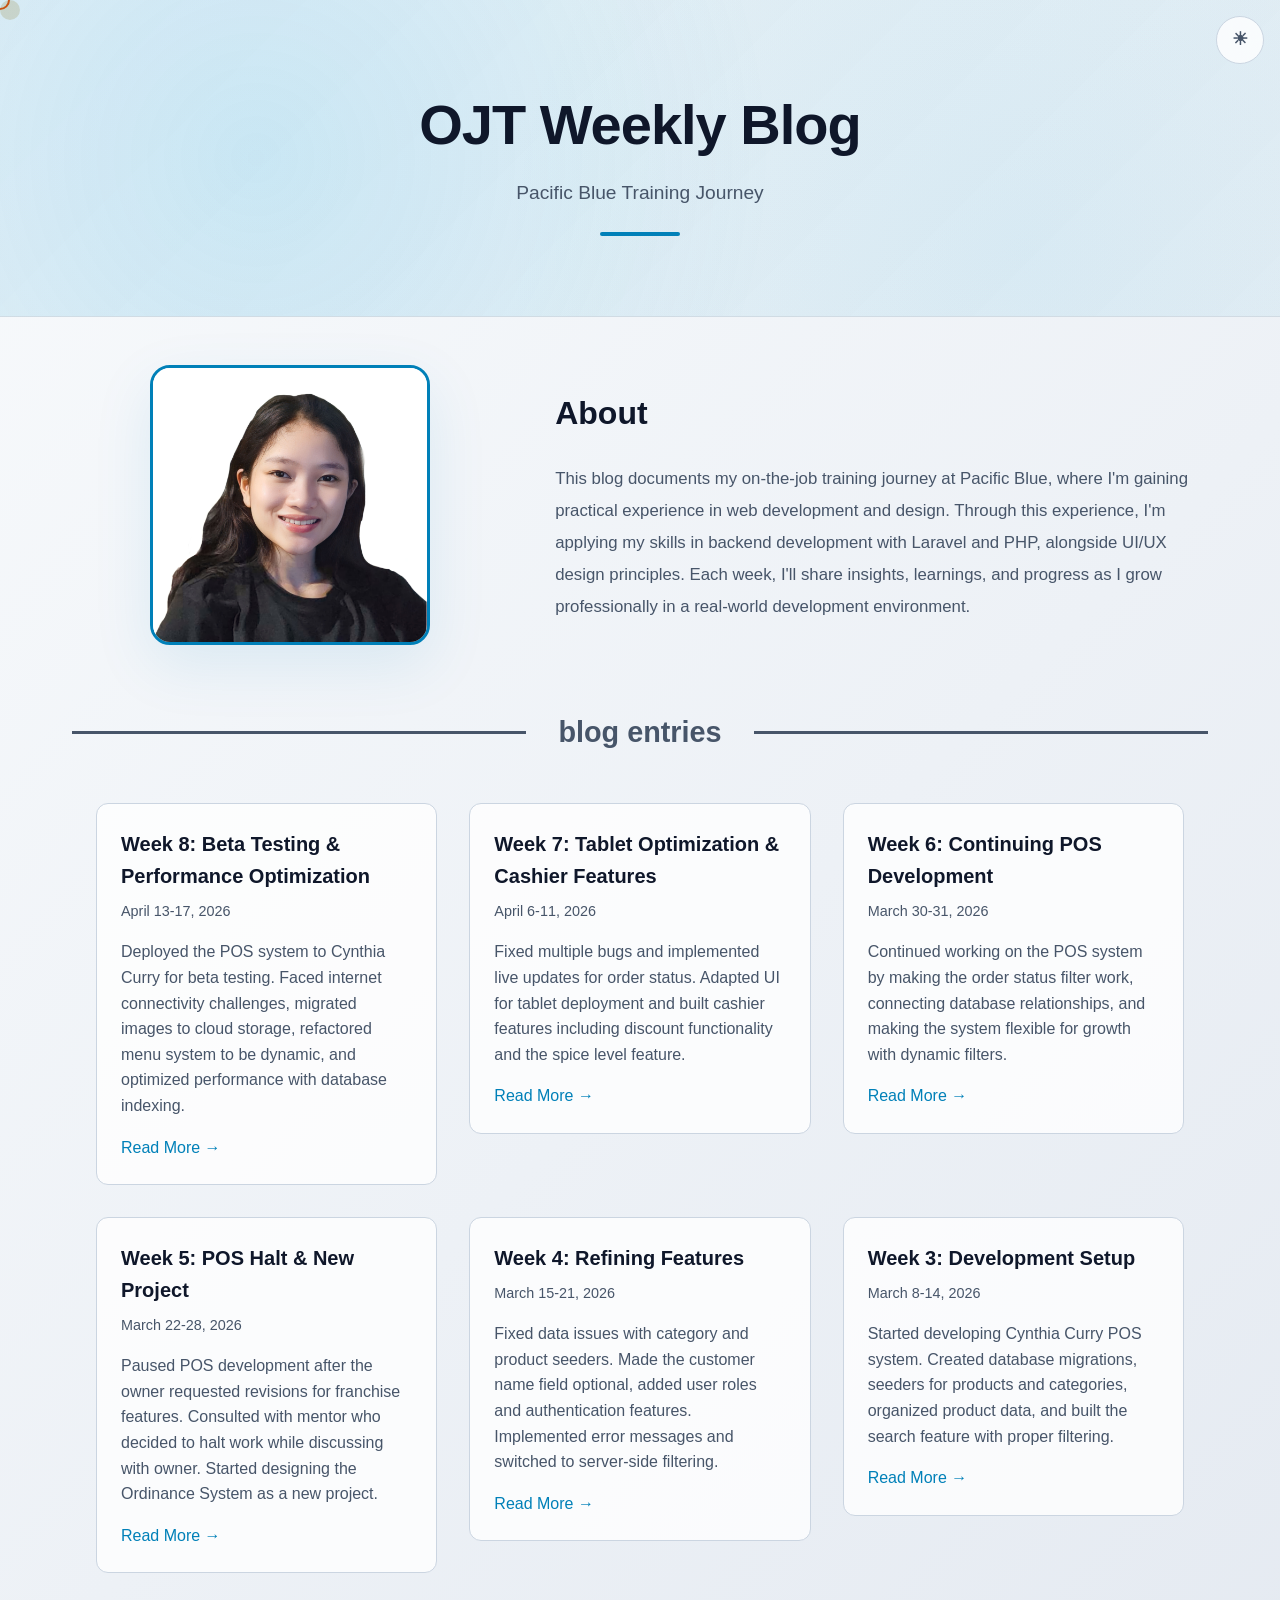
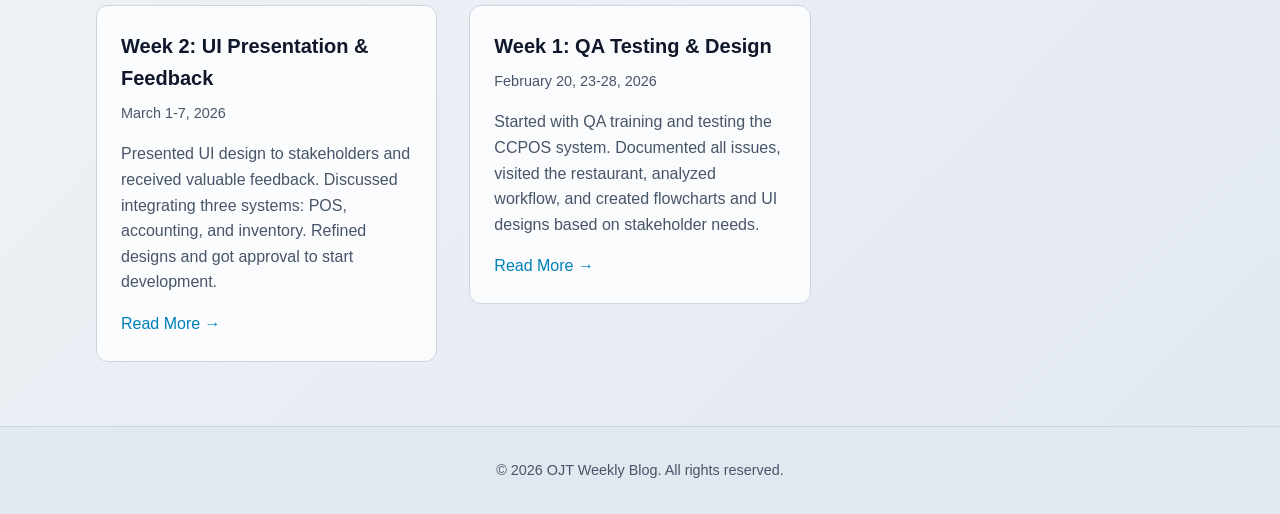
<file: index.html>
<!DOCTYPE html>
<html lang="en">
<head>
    <meta charset="UTF-8">
    <meta name="viewport" content="width=device-width, initial-scale=1.0">
    <title>OJT Weekly Blog</title>
    <link rel="stylesheet" href="css/style.css">
</head>
<body>
    <div class="cursor"></div>
    <div class="cursor-follower"></div>

    <!-- Header -->
    <header class="header">
        <div class="header-content">
            <h1 class="header-title">OJT Weekly Blog</h1>
            <p class="header-subtitle">Pacific Blue Training Journey</p>
            <div class="header-decoration"></div>
        </div>
    </header>

    <!-- Introduction Section -->
    <section class="introduction">
        <div class="intro-container">
            <div class="intro-image">
                <img src="images/black.jpg" alt="Profile" class="profile-image">
            </div>
            <div class="intro-content">
                <h2 class="intro-title">About</h2>
                <p class="intro-text">
                    This blog documents my on-the-job training journey at Pacific Blue, where I'm gaining practical experience in web development and design. Through this experience, I'm applying my skills in backend development with Laravel and PHP, alongside UI/UX design principles. Each week, I'll share insights, learnings, and progress as I grow professionally in a real-world development environment.
                </p>
            </div>
        </div>
    </section>

    <!-- Main Content -->
    <div class="section-divider blog-divider">
        <h2 class="section-label">Blog Entries</h2>
    </div>
    <main class="blog-container">
        <section class="blog-section">
            <div class="blog-grid">
                <!-- Week 8 -->
                <article class="blog-post">
                    <div class="post-header">
                        <h2 class="post-title">Week 8: Beta Testing & Performance Optimization</h2>
                        <p class="post-date">April 13-17, 2026</p>
                    </div>
                    <div class="post-content">
                        <p>Deployed the POS system to Cynthia Curry for beta testing. Faced internet connectivity challenges, migrated images to cloud storage, refactored menu system to be dynamic, and optimized performance with database indexing.</p>
                    </div>
                    <a href="week8.html" class="read-more">Read More →</a>
                </article>

                <!-- Week 7 -->
                <article class="blog-post">
                    <div class="post-header">
                        <h2 class="post-title">Week 7: Tablet Optimization & Cashier Features</h2>
                        <p class="post-date">April 6-11, 2026</p>
                    </div>
                    <div class="post-content">
                        <p>Fixed multiple bugs and implemented live updates for order status. Adapted UI for tablet deployment and built cashier features including discount functionality and the spice level feature.</p>
                    </div>
                    <a href="week7.html" class="read-more">Read More →</a>
                </article>

                <!-- Week 6 -->
                <article class="blog-post">
                    <div class="post-header">
                        <h2 class="post-title">Week 6: Continuing POS Development</h2>
                        <p class="post-date">March 30-31, 2026</p>
                    </div>
                    <div class="post-content">
                        <p>Continued working on the POS system by making the order status filter work, connecting database relationships, and making the system flexible for growth with dynamic filters.</p>
                    </div>
                    <a href="week6.html" class="read-more">Read More →</a>
                </article>

                <!-- Week 5 -->
                <article class="blog-post">
                    <div class="post-header">
                        <h2 class="post-title">Week 5: POS Halt & New Project</h2>
                        <p class="post-date">March 22-28, 2026</p>
                    </div>
                    <div class="post-content">
                        <p>Paused POS development after the owner requested revisions for franchise features. Consulted with mentor who decided to halt work while discussing with owner. Started designing the Ordinance System as a new project.</p>
                    </div>
                    <a href="week5.html" class="read-more">Read More →</a>
                </article>

                <!-- Week 4 -->
                <article class="blog-post">
                    <div class="post-header">
                        <h2 class="post-title">Week 4: Refining Features</h2>
                        <p class="post-date">March 15-21, 2026</p>
                    </div>
                    <div class="post-content">
                        <p>Fixed data issues with category and product seeders. Made the customer name field optional, added user roles and authentication features. Implemented error messages and switched to server-side filtering.</p>
                    </div>
                    <a href="week4.html" class="read-more">Read More →</a>
                </article>

                <!-- Week 3 -->
                <article class="blog-post">
                    <div class="post-header">
                        <h2 class="post-title">Week 3: Development Setup</h2>
                        <p class="post-date">March 8-14, 2026</p>
                    </div>
                    <div class="post-content">
                        <p>Started developing Cynthia Curry POS system. Created database migrations, seeders for products and categories, organized product data, and built the search feature with proper filtering.</p>
                    </div>
                    <a href="week3.html" class="read-more">Read More →</a>
                </article>

                <!-- Week 2 -->
                <article class="blog-post">
                    <div class="post-header">
                        <h2 class="post-title">Week 2: UI Presentation & Feedback</h2>
                        <p class="post-date">March 1-7, 2026</p>
                    </div>
                    <div class="post-content">
                        <p>Presented UI design to stakeholders and received valuable feedback. Discussed integrating three systems: POS, accounting, and inventory. Refined designs and got approval to start development.</p>
                    </div>
                    <a href="week2.html" class="read-more">Read More →</a>
                </article>

                <!-- Week 1 -->
                <article class="blog-post">
                    <div class="post-header">
                        <h2 class="post-title">Week 1: QA Testing & Design</h2>
                        <p class="post-date">February 20, 23-28, 2026</p>
                    </div>
                    <div class="post-content">
                        <p>Started with QA training and testing the CCPOS system. Documented all issues, visited the restaurant, analyzed workflow, and created flowcharts and UI designs based on stakeholder needs.</p>
                    </div>
                    <a href="week1.html" class="read-more">Read More →</a>
                </article>
            </div>
        </section>
    </main>

    <!-- Footer -->
    <footer class="footer">
        <p>&copy; 2026 OJT Weekly Blog. All rights reserved.</p>
    </footer>

    <script src="js/script.js"></script>
</body>
</html>
</file>
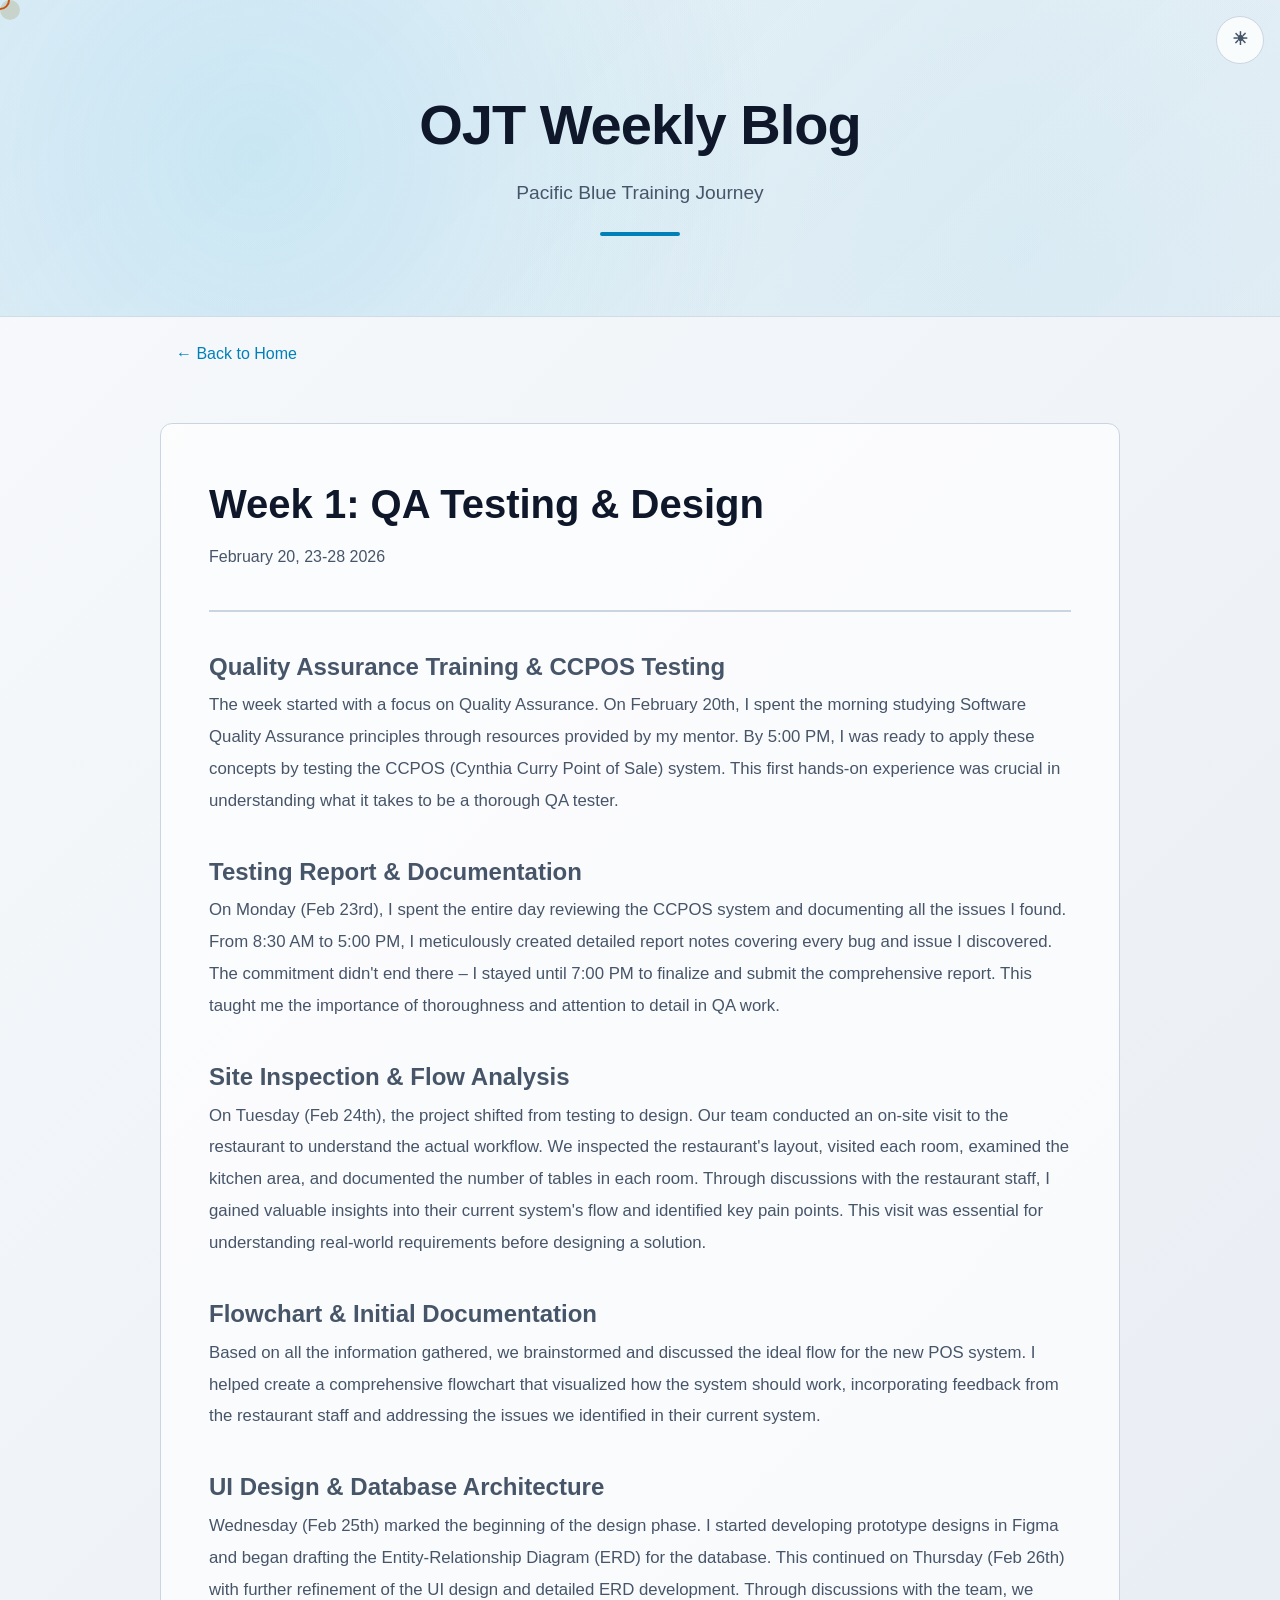
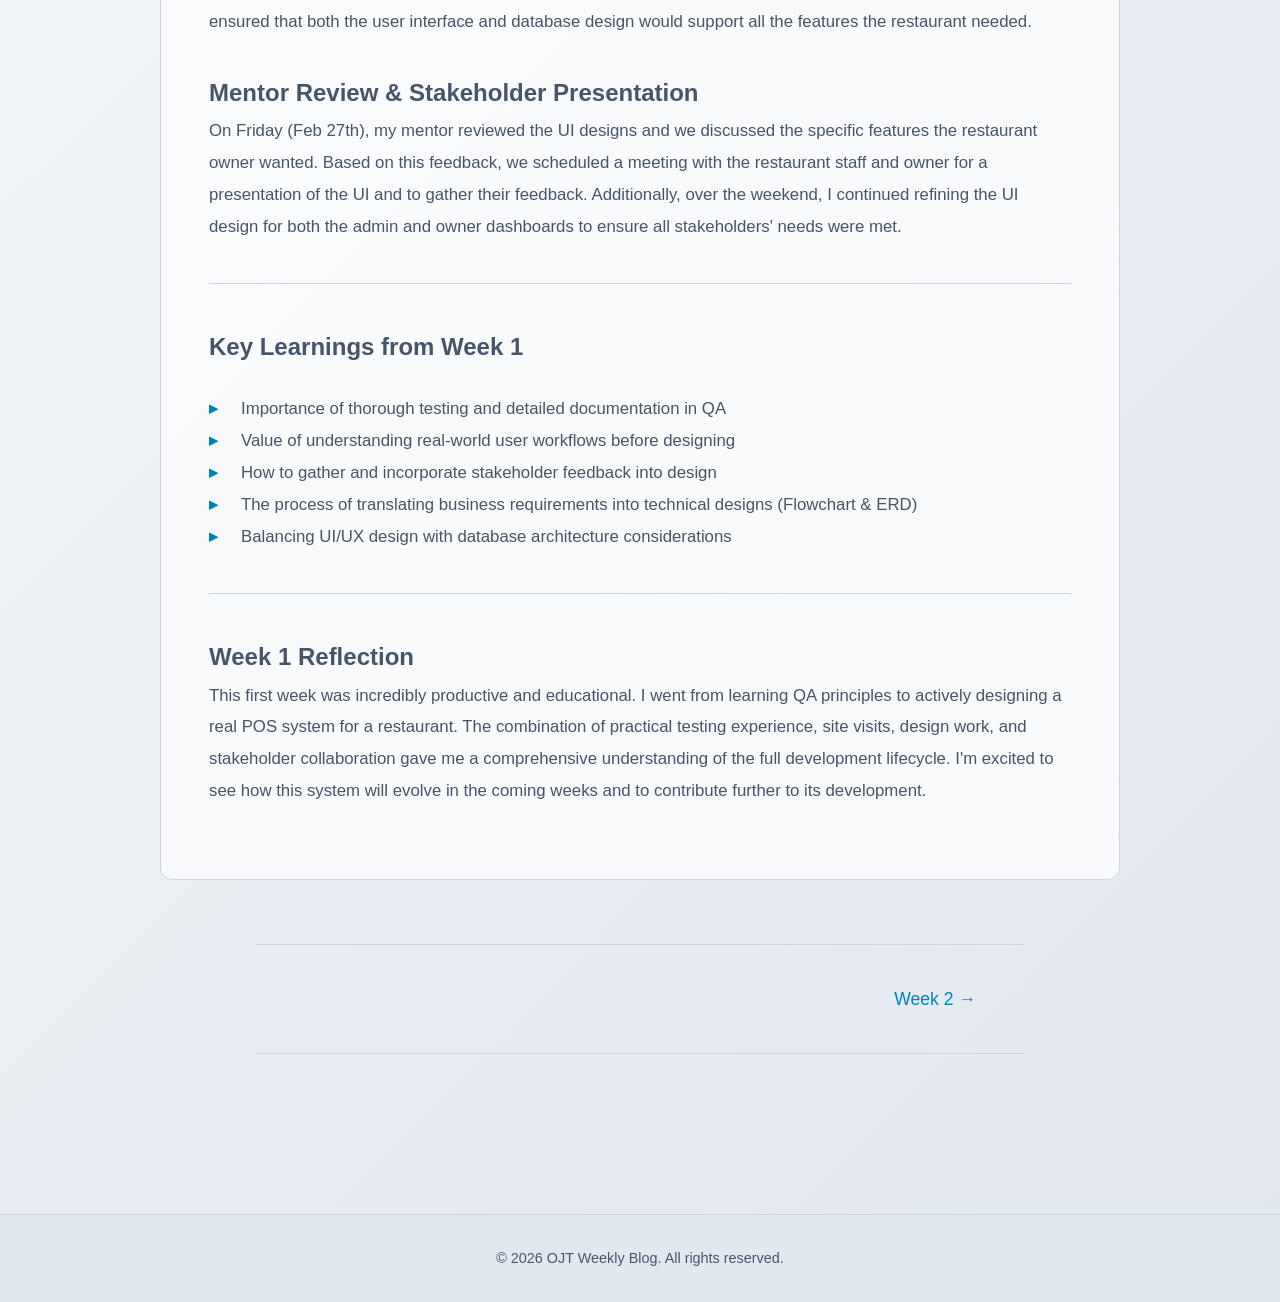
<file: week1.html>
<!DOCTYPE html>
<html lang="en">

<head>
    <meta charset="UTF-8">
    <meta name="viewport" content="width=device-width, initial-scale=1.0">
    <title>Week 1: QA Testing & Design - OJT Weekly Blog</title>
    <link rel="stylesheet" href="css/style.css">
    <link rel="stylesheet" href="css/week-post.css">
</head>

<body>
    <div class="cursor"></div>
    <div class="cursor-follower"></div>

    <!-- Header -->
    <header class="header">
        <div class="header-content">
            <h1 class="header-title">OJT Weekly Blog</h1>
            <p class="header-subtitle">Pacific Blue Training Journey</p>
            <div class="header-decoration"></div>
        </div>
    </header>

    <!-- Back Button -->
    <nav class="post-nav">
        <a href="index.html" class="back-button">← Back to Home</a>
    </nav>

    <!-- Post Content -->
    <main class="post-container">
        <article class="full-post">
            <div class="post-header">
                <h1 class="post-title">Week 1: QA Testing & Design</h1>
                <p class="post-date">February 20, 23-28 2026</p>
            </div>

            <div class="post-body">
                <h2>Quality Assurance Training & CCPOS Testing</h2>
                <p>
                    The week started with a focus on Quality Assurance. On February 20th, I spent the morning studying
                    Software Quality Assurance principles through resources provided by my mentor. By 5:00 PM, I was
                    ready to apply these concepts by testing the CCPOS (Cynthia Curry Point of Sale) system. This first
                    hands-on experience was crucial in understanding what it takes to be a thorough QA tester.
                </p>

                <h2>Testing Report & Documentation</h2>
                <p>
                    On Monday (Feb 23rd), I spent the entire day reviewing the CCPOS system and documenting all the
                    issues I found. From 8:30 AM to 5:00 PM, I meticulously created detailed report notes covering every
                    bug and issue I discovered. The commitment didn't end there – I stayed until 7:00 PM to finalize and
                    submit the comprehensive report. This taught me the importance of thoroughness and attention to
                    detail in QA work.
                </p>

                <h2>Site Inspection & Flow Analysis</h2>
                <p>
                    On Tuesday (Feb 24th), the project shifted from testing to design. Our team conducted an on-site
                    visit to the restaurant to understand the actual workflow. We inspected the restaurant's layout,
                    visited each room, examined the kitchen area, and documented the number of tables in each room.
                    Through discussions with the restaurant staff, I gained valuable insights into their current
                    system's flow and identified key pain points. This visit was essential for understanding real-world
                    requirements before designing a solution.
                </p>

                <h2>Flowchart & Initial Documentation</h2>
                <p>
                    Based on all the information gathered, we brainstormed and discussed the ideal flow for the new POS
                    system. I helped create a comprehensive flowchart that visualized how the system should work,
                    incorporating feedback from the restaurant staff and addressing the issues we identified in their
                    current system.
                </p>

                <h2>UI Design & Database Architecture</h2>
                <p>
                    Wednesday (Feb 25th) marked the beginning of the design phase. I started developing prototype
                    designs in Figma and began drafting the Entity-Relationship Diagram (ERD) for the database. This
                    continued on Thursday (Feb 26th) with further refinement of the UI design and detailed ERD
                    development. Through discussions with the team, we ensured that both the user interface and database
                    design would support all the features the restaurant needed.
                </p>

                <h2>Mentor Review & Stakeholder Presentation</h2>
                <p>
                    On Friday (Feb 27th), my mentor reviewed the UI designs and we discussed the specific features the
                    restaurant owner wanted. Based on this feedback, we scheduled a meeting with the restaurant staff
                    and owner for a presentation of the UI and to gather their feedback. Additionally, over the weekend,
                    I continued refining the UI design for both the admin and owner dashboards to ensure all
                    stakeholders' needs were met.
                </p>

                <hr class="section-separator">

                <h2>Key Learnings from Week 1</h2>
                <ul>
                    <li>Importance of thorough testing and detailed documentation in QA</li>
                    <li>Value of understanding real-world user workflows before designing</li>
                    <li>How to gather and incorporate stakeholder feedback into design</li>
                    <li>The process of translating business requirements into technical designs (Flowchart & ERD)</li>
                    <li>Balancing UI/UX design with database architecture considerations</li>
                </ul>

                <hr class="section-separator">

                <h2>Week 1 Reflection</h2>
                <p>
                    This first week was incredibly productive and educational. I went from learning QA principles to
                    actively designing a real POS system for a restaurant. The combination of practical testing
                    experience, site visits, design work, and stakeholder collaboration gave me a comprehensive
                    understanding of the full development lifecycle. I'm excited to see how this system will evolve in
                    the coming weeks and to contribute further to its development.
                </p>
            </div>
        </article>

        <!-- Navigation -->
        <nav class="post-navigation">
            <div class="nav-prev"></div>
            <a href="week2.html" class="nav-next">Week 2 →</a>
        </nav>
    </main>

    <!-- Footer -->
    <footer class="footer">
        <p>&copy; 2026 OJT Weekly Blog. All rights reserved.</p>
    </footer>

    <script src="js/script.js"></script>
</body>

</html>
</file>
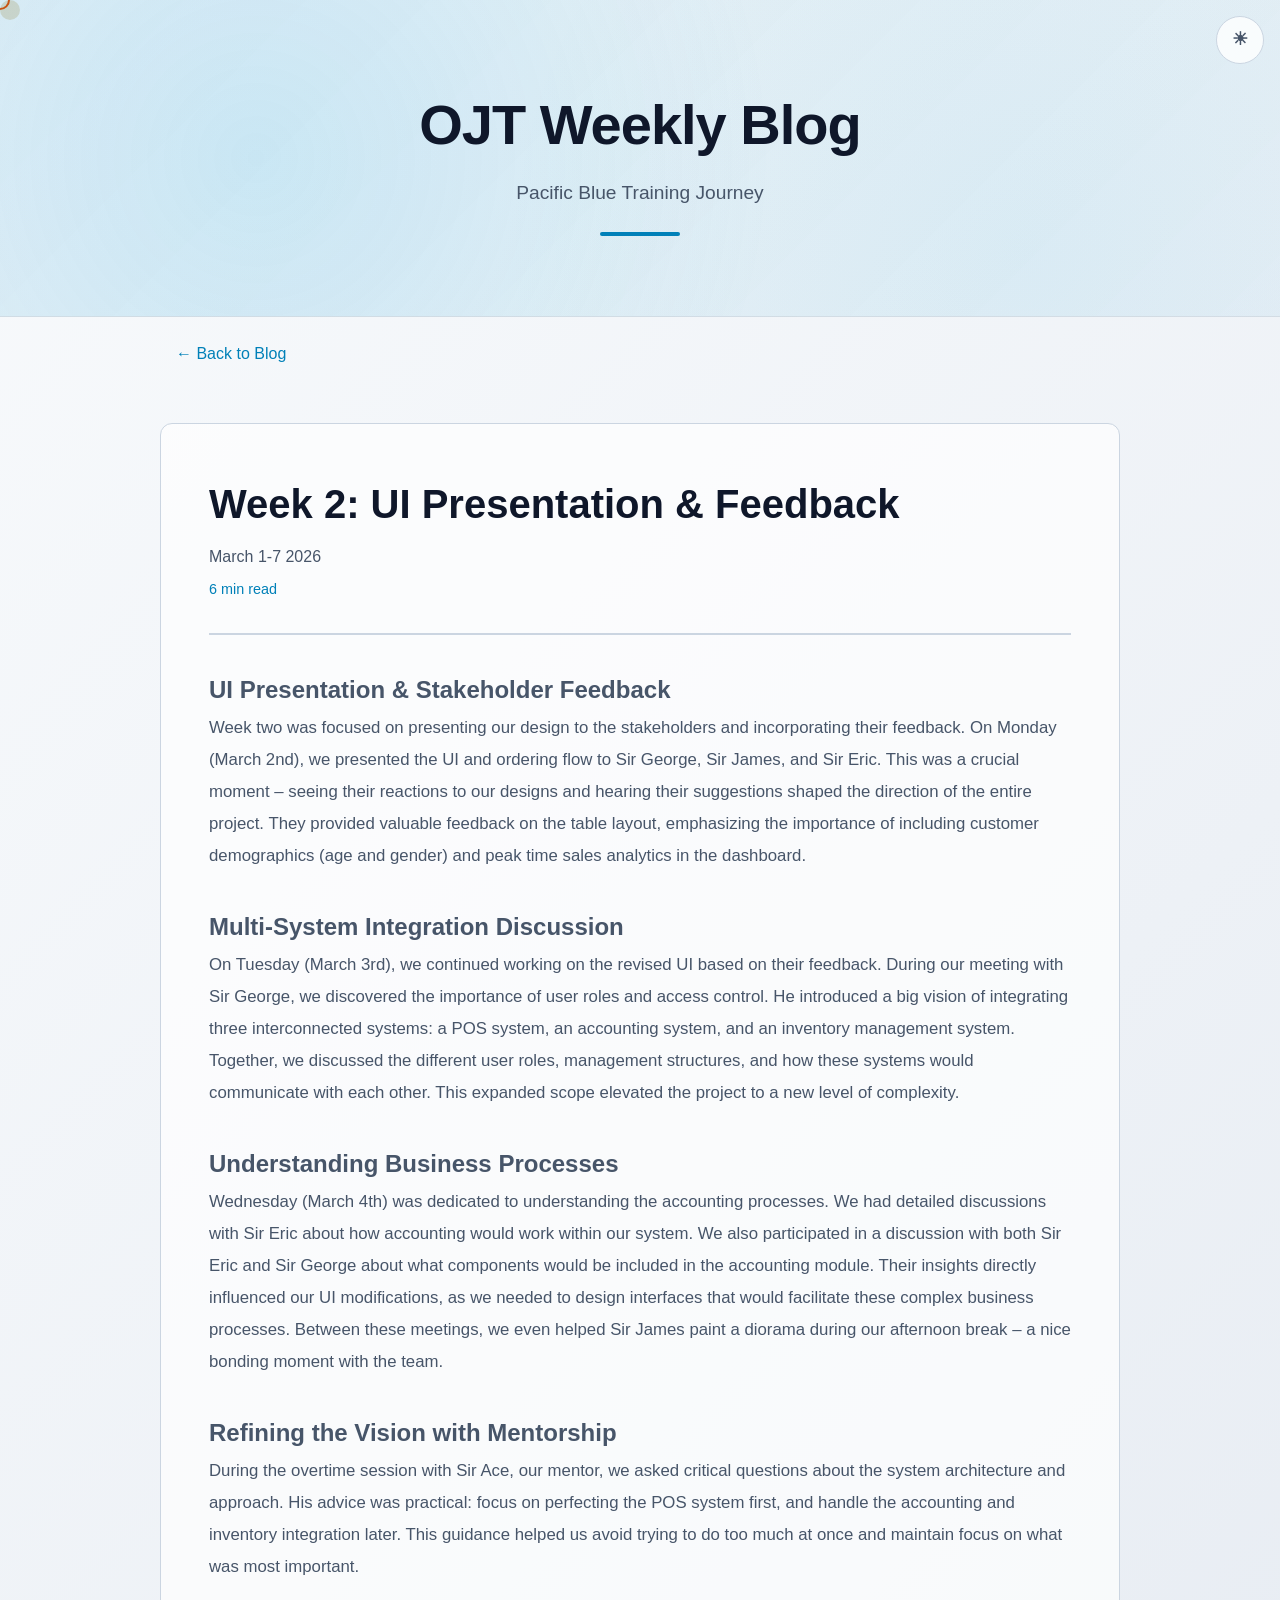
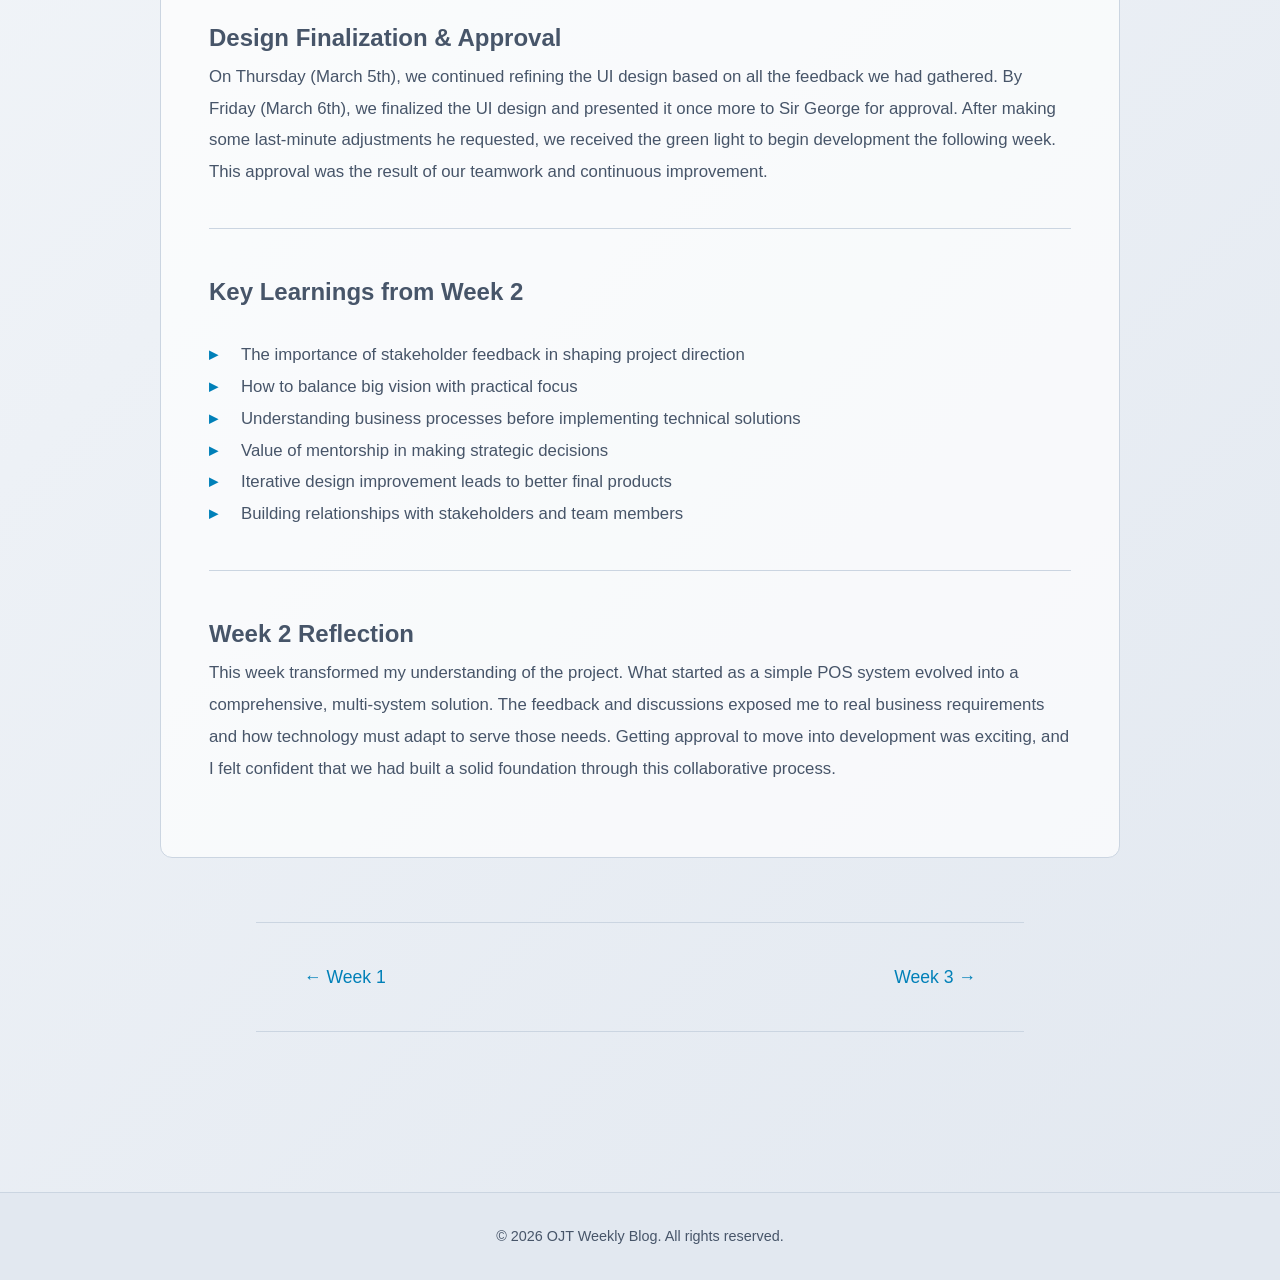
<file: week2.html>
<!DOCTYPE html>
<html lang="en">

<head>
    <meta charset="UTF-8">
    <meta name="viewport" content="width=device-width, initial-scale=1.0">
    <title>Week 2: UI Presentation & Feedback - OJT Weekly Blog</title>
    <link rel="stylesheet" href="css/style.css">
    <link rel="stylesheet" href="css/week-post.css">
</head>

<body>
    <div class="cursor"></div>
    <div class="cursor-follower"></div>

    <!-- Header -->
    <header class="header">
        <div class="header-content">
            <h1 class="header-title">OJT Weekly Blog</h1>
            <p class="header-subtitle">Pacific Blue Training Journey</p>
            <div class="header-decoration"></div>
        </div>
    </header>

    <!-- Back Button -->
    <nav class="post-nav">
        <a href="index.html" class="back-button">← Back to Blog</a>
    </nav>

    <!-- Post Content -->
    <main class="post-container">
        <article class="full-post">
            <div class="post-header">
                <h1 class="post-title">Week 2: UI Presentation & Feedback</h1>
                <p class="post-date">March 1-7 2026</p>
                <div class="post-meta">
                    <span class="read-time">6 min read</span>
                </div>
            </div>

            <div class="post-body">
                <h2>UI Presentation & Stakeholder Feedback</h2>
                <p>
                    Week two was focused on presenting our design to the stakeholders and incorporating their feedback.
                    On Monday (March 2nd), we presented the UI and ordering flow to Sir George, Sir James, and Sir Eric.
                    This was a crucial moment – seeing their reactions to our designs and hearing their suggestions
                    shaped the direction of the entire project. They provided valuable feedback on the table layout,
                    emphasizing the importance of including customer demographics (age and gender) and peak time sales
                    analytics in the dashboard.
                </p>

                <h2>Multi-System Integration Discussion</h2>
                <p>
                    On Tuesday (March 3rd), we continued working on the revised UI based on their feedback. During our
                    meeting with Sir George, we discovered the importance of user roles and access control. He
                    introduced a big vision of integrating three interconnected systems: a POS system, an accounting
                    system, and an inventory management system. Together, we discussed the different user roles,
                    management structures, and how these systems would communicate with each other. This expanded scope
                    elevated the project to a new level of complexity.
                </p>

                <h2>Understanding Business Processes</h2>
                <p>
                    Wednesday (March 4th) was dedicated to understanding the accounting processes. We had detailed
                    discussions with Sir Eric about how accounting would work within our system. We also participated in
                    a discussion with both Sir Eric and Sir George about what components would be included in the
                    accounting module. Their insights directly influenced our UI modifications, as we needed to design
                    interfaces that would facilitate these complex business processes. Between these meetings, we even
                    helped Sir James paint a diorama during our afternoon break – a nice bonding moment with the team.
                </p>

                <h2>Refining the Vision with Mentorship</h2>
                <p>
                    During the overtime session with Sir Ace, our mentor, we asked critical questions about the system
                    architecture and approach. His advice was practical: focus on perfecting the POS system first, and
                    handle the accounting and inventory integration later. This guidance helped us avoid trying to do
                    too much at once and maintain focus on what was most important.
                </p>

                <h2>Design Finalization & Approval</h2>
                <p>
                    On Thursday (March 5th), we continued refining the UI design based on all the feedback we had
                    gathered. By Friday (March 6th), we finalized the UI design and presented it once more to Sir George
                    for approval. After making some last-minute adjustments he requested, we received the green light to
                    begin development the following week. This approval was the result of our teamwork and continuous
                    improvement.
                </p>

                <hr class="section-separator">

                <h2>Key Learnings from Week 2</h2>
                <ul>
                    <li>The importance of stakeholder feedback in shaping project direction</li>
                    <li>How to balance big vision with practical focus</li>
                    <li>Understanding business processes before implementing technical solutions</li>
                    <li>Value of mentorship in making strategic decisions</li>
                    <li>Iterative design improvement leads to better final products</li>
                    <li>Building relationships with stakeholders and team members</li>
                </ul>

                <hr class="section-separator">

                <h2>Week 2 Reflection</h2>
                <p>
                    This week transformed my understanding of the project. What started as a simple POS system evolved
                    into a comprehensive, multi-system solution. The feedback and discussions exposed me to real
                    business requirements and how technology must adapt to serve those needs. Getting approval to move
                    into development was exciting, and I felt confident that we had built a solid foundation through
                    this collaborative process.
                </p>
                </p>
            </div>
        </article>

        <!-- Navigation -->
        <nav class="post-navigation">
            <a href="week1.html" class="nav-prev">← Week 1</a>
            <a href="week3.html" class="nav-next">Week 3 →</a>
        </nav>
    </main>

    <!-- Footer -->
    <footer class="footer">
        <p>&copy; 2026 OJT Weekly Blog. All rights reserved.</p>
    </footer>

    <script src="js/script.js"></script>
</body>

</html>
</file>
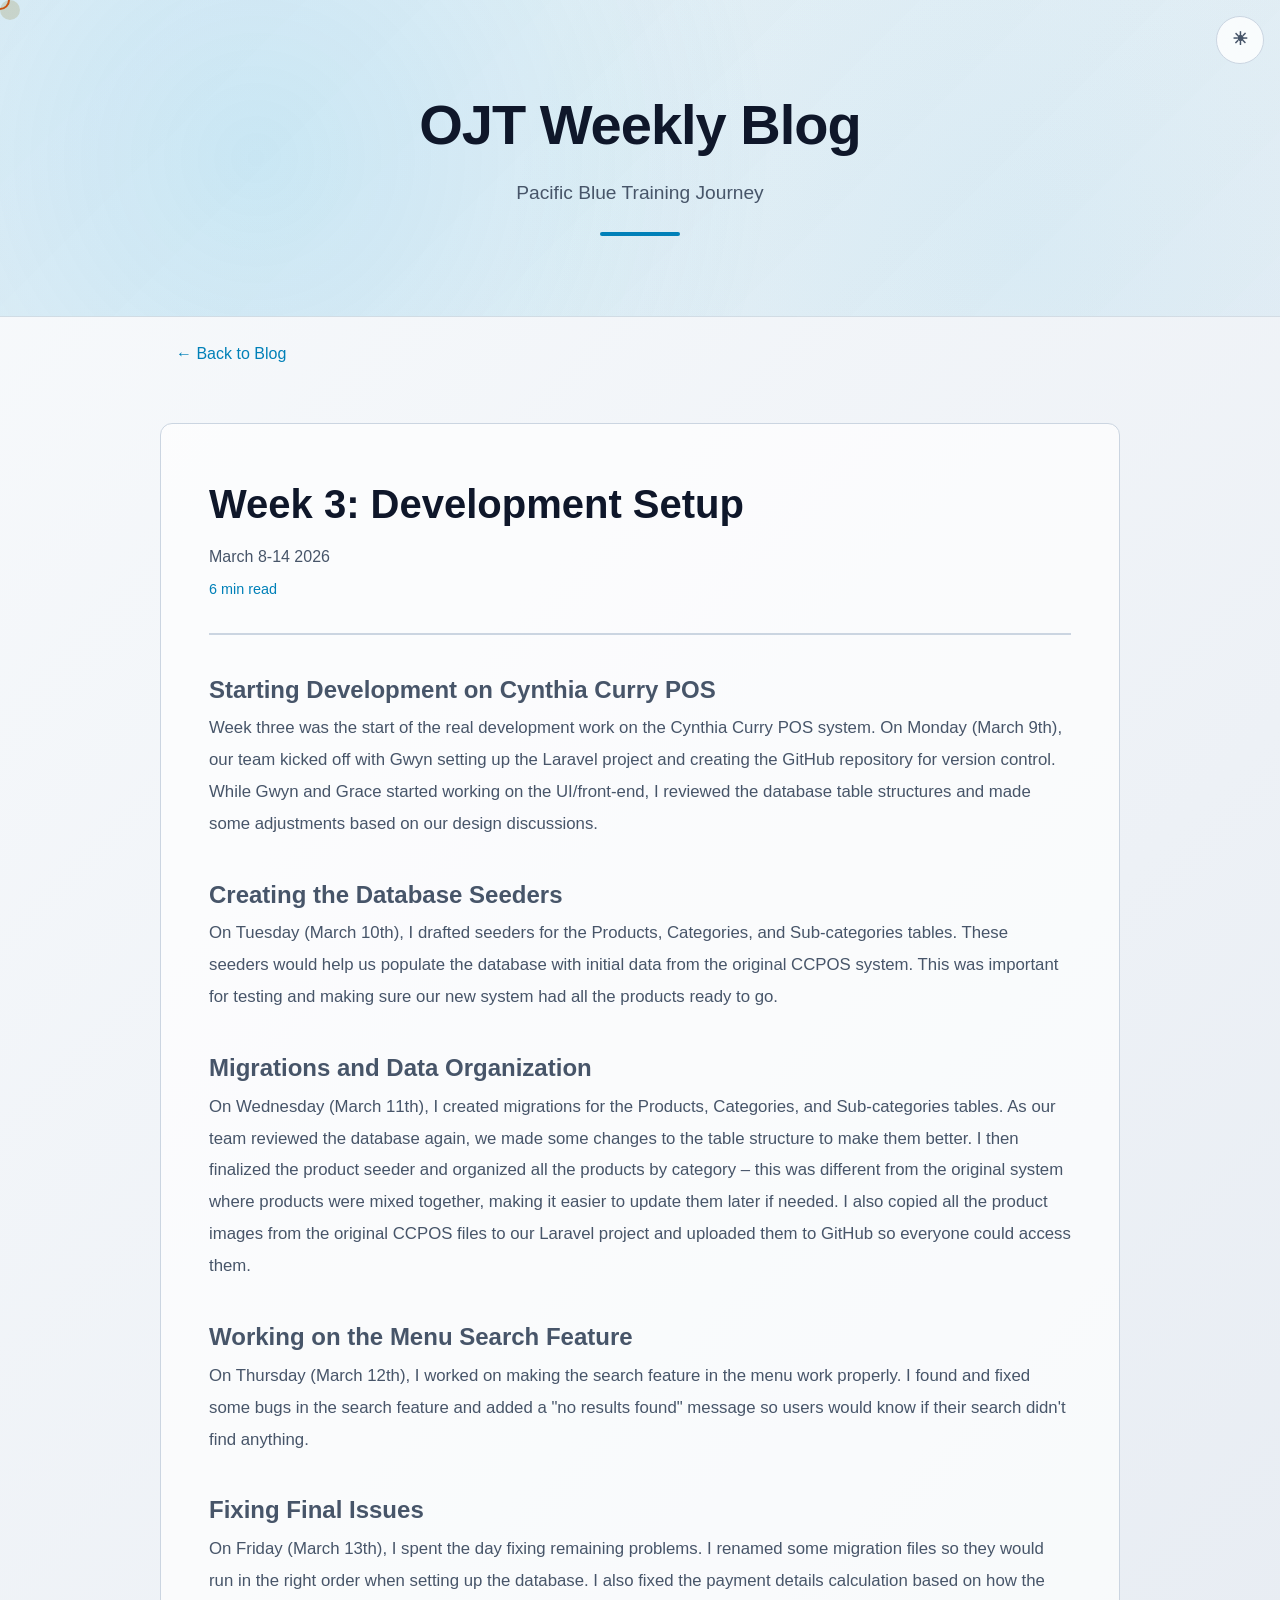
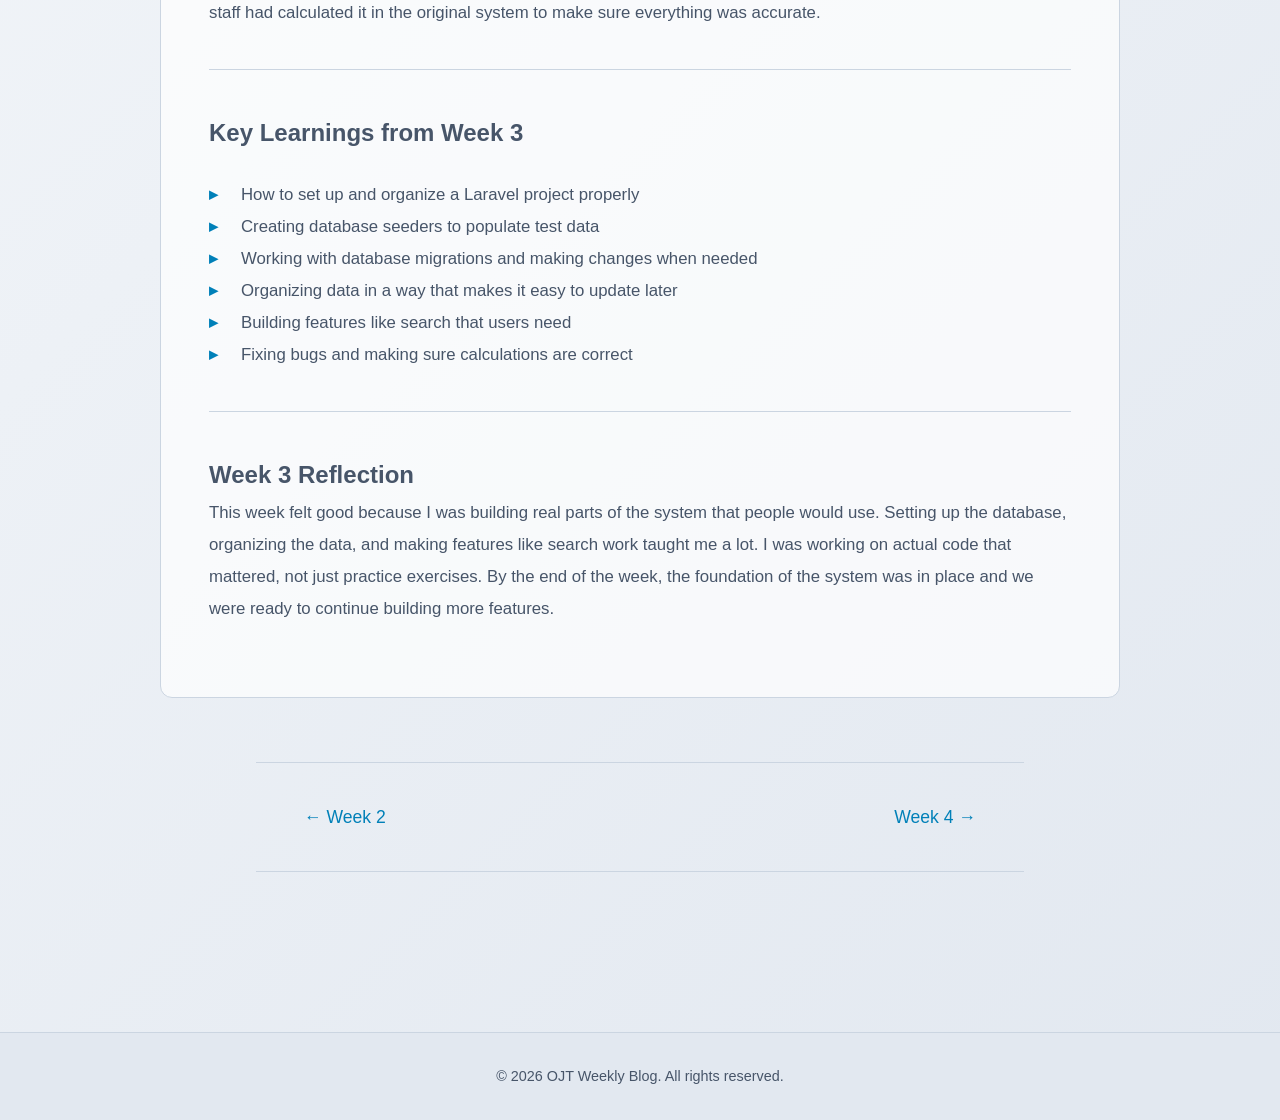
<file: week3.html>
<!DOCTYPE html>
<html lang="en">

<head>
    <meta charset="UTF-8">
    <meta name="viewport" content="width=device-width, initial-scale=1.0">
    <title>Week 3: Development Setup - OJT Weekly Blog</title>
    <link rel="stylesheet" href="css/style.css">
    <link rel="stylesheet" href="css/week-post.css">
</head>

<body>
    <div class="cursor"></div>
    <div class="cursor-follower"></div>

    <!-- Header -->
    <header class="header">
        <div class="header-content">
            <h1 class="header-title">OJT Weekly Blog</h1>
            <p class="header-subtitle">Pacific Blue Training Journey</p>
            <div class="header-decoration"></div>
        </div>
    </header>

    <!-- Back Button -->
    <nav class="post-nav">
        <a href="index.html" class="back-button">← Back to Blog</a>
    </nav>

    <!-- Post Content -->
    <main class="post-container">
        <article class="full-post">
            <div class="post-header">
                <h1 class="post-title">Week 3: Development Setup</h1>
                <p class="post-date">March 8-14 2026</p>
                <div class="post-meta">
                    <span class="read-time">6 min read</span>
                </div>
            </div>

            <div class="post-body">
                <h2>Starting Development on Cynthia Curry POS</h2>
                <p>
                    Week three was the start of the real development work on the Cynthia Curry POS system. On Monday
                    (March 9th), our team kicked off with Gwyn setting up the Laravel project and creating the GitHub
                    repository for version control. While Gwyn and Grace started working on the UI/front-end, I reviewed
                    the database table structures and made some adjustments based on our design discussions.
                </p>

                <h2>Creating the Database Seeders</h2>
                <p>
                    On Tuesday (March 10th), I drafted seeders for the Products, Categories, and Sub-categories tables.
                    These seeders would help us populate the database with initial data from the original CCPOS system.
                    This was important for testing and making sure our new system had all the products ready to go.
                </p>

                <h2>Migrations and Data Organization</h2>
                <p>
                    On Wednesday (March 11th), I created migrations for the Products, Categories, and Sub-categories
                    tables. As our team reviewed the database again, we made some changes to the table structure to make
                    them better. I then finalized the product seeder and organized all the products by category – this
                    was different from the original system where products were mixed together, making it easier to
                    update them later if needed. I also copied all the product images from the original CCPOS files to
                    our Laravel project and uploaded them to GitHub so everyone could access them.
                </p>

                <h2>Working on the Menu Search Feature</h2>
                <p>
                    On Thursday (March 12th), I worked on making the search feature in the menu work properly. I found
                    and fixed some bugs in the search feature and added a "no results found" message so users would know
                    if their search didn't find anything.
                </p>

                <h2>Fixing Final Issues</h2>
                <p>
                    On Friday (March 13th), I spent the day fixing remaining problems. I renamed some migration files so
                    they would run in the right order when setting up the database. I also fixed the payment details
                    calculation based on how the staff had calculated it in the original system to make sure everything
                    was accurate.
                </p>

                <hr class="section-separator">

                <h2>Key Learnings from Week 3</h2>
                <ul>
                    <li>How to set up and organize a Laravel project properly</li>
                    <li>Creating database seeders to populate test data</li>
                    <li>Working with database migrations and making changes when needed</li>
                    <li>Organizing data in a way that makes it easy to update later</li>
                    <li>Building features like search that users need</li>
                    <li>Fixing bugs and making sure calculations are correct</li>
                </ul>

                <hr class="section-separator">

                <h2>Week 3 Reflection</h2>
                <p>
                    This week felt good because I was building real parts of the system that people would use. Setting
                    up the database, organizing the data, and making features like search work taught me a lot. I was
                    working on actual code that mattered, not just practice exercises. By the end of the week, the
                    foundation of the system was in place and we were ready to continue building more features.
                </p>
            </div>
        </article>

        <!-- Navigation -->
        <nav class="post-navigation">
            <a href="week2.html" class="nav-prev">← Week 2</a>
            <a href="week4.html" class="nav-next">Week 4 →</a>
        </nav>
    </main>

    <!-- Footer -->
    <footer class="footer">
        <p>&copy; 2026 OJT Weekly Blog. All rights reserved.</p>
    </footer>

    <script src="js/script.js"></script>
</body>

</html>
</file>
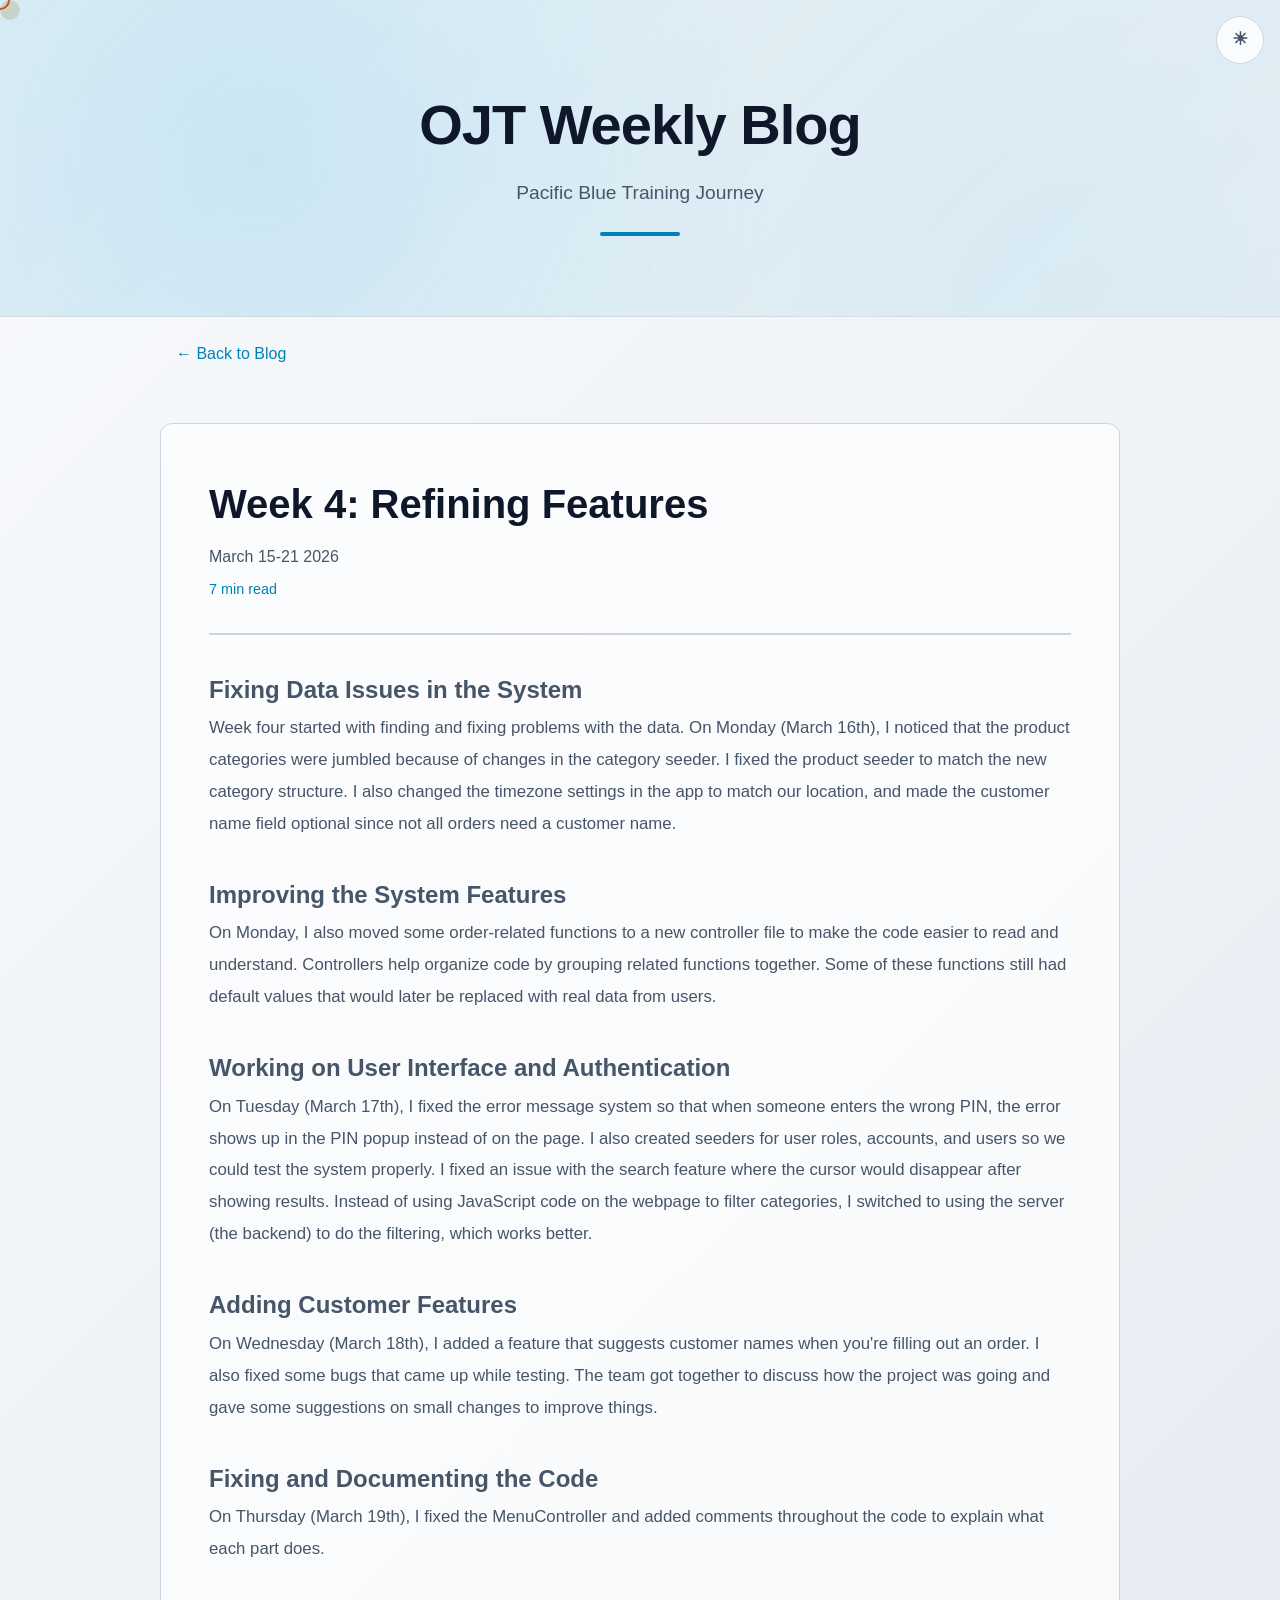
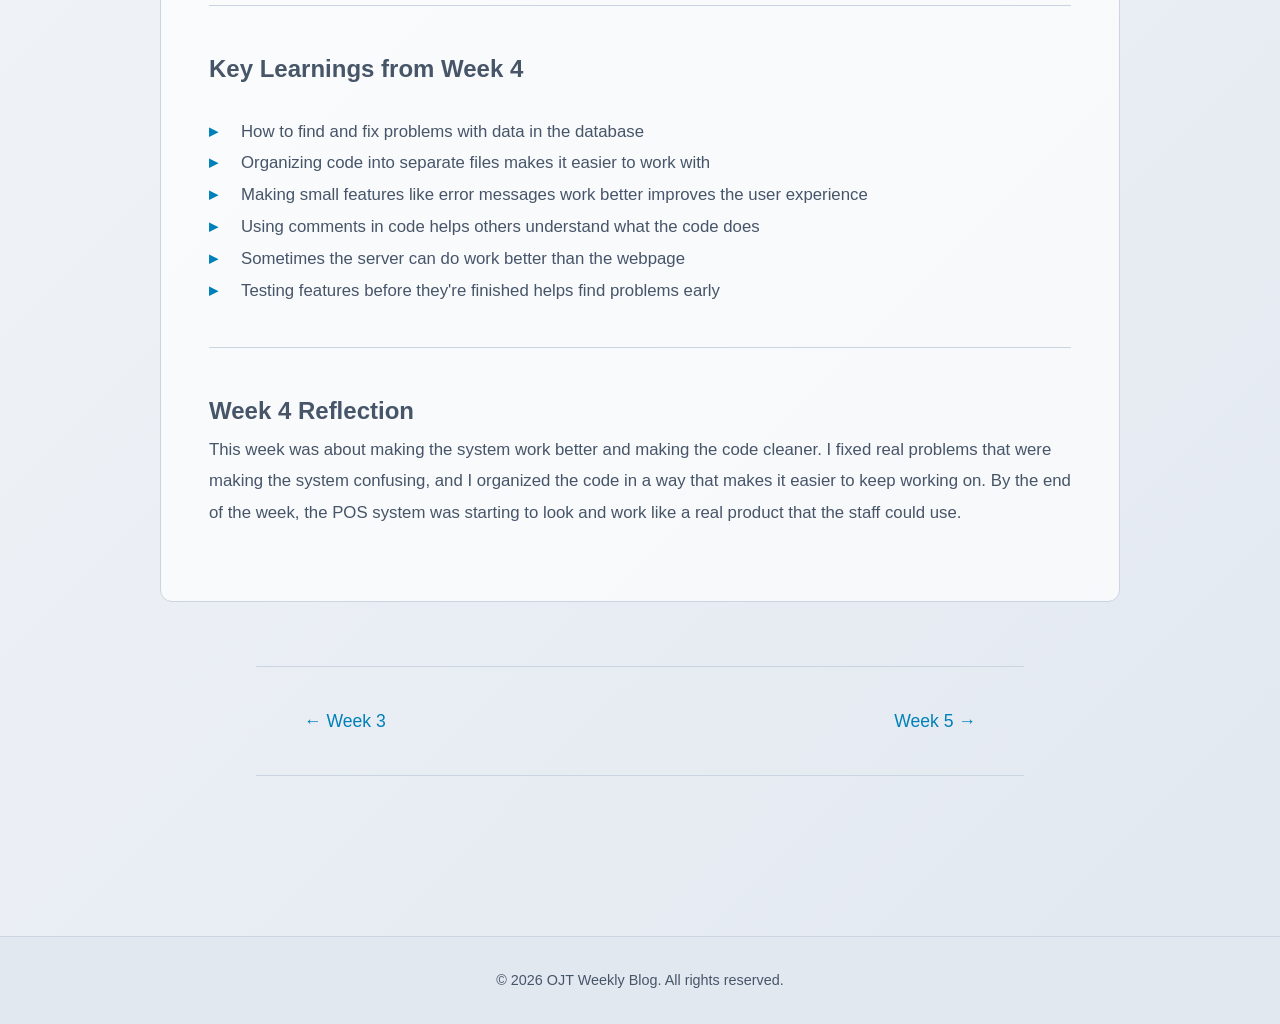
<file: week4.html>
<!DOCTYPE html>
<html lang="en">

<head>
    <meta charset="UTF-8">
    <meta name="viewport" content="width=device-width, initial-scale=1.0">
    <title>Week 4: Refining Features - OJT Weekly Blog</title>
    <link rel="stylesheet" href="css/style.css">
    <link rel="stylesheet" href="css/week-post.css">
</head>

<body>
    <div class="cursor"></div>
    <div class="cursor-follower"></div>

    <!-- Header -->
    <header class="header">
        <div class="header-content">
            <h1 class="header-title">OJT Weekly Blog</h1>
            <p class="header-subtitle">Pacific Blue Training Journey</p>
            <div class="header-decoration"></div>
        </div>
    </header>

    <!-- Back Button -->
    <nav class="post-nav">
        <a href="index.html" class="back-button">← Back to Blog</a>
    </nav>

    <!-- Post Content -->
    <main class="post-container">
        <article class="full-post">
            <div class="post-header">
                <h1 class="post-title">Week 4: Refining Features</h1>
                <p class="post-date">March 15-21 2026</p>
                <div class="post-meta">
                    <span class="read-time">7 min read</span>
                </div>
            </div>

            <div class="post-body">
                <h2>Fixing Data Issues in the System</h2>
                <p>
                    Week four started with finding and fixing problems with the data. On Monday (March 16th), I noticed
                    that the product categories were jumbled because of changes in the category seeder. I fixed the
                    product seeder to match the new category structure. I also changed the timezone settings in the app
                    to match our location, and made the customer name field optional since not all orders need a
                    customer name.
                </p>

                <h2>Improving the System Features</h2>
                <p>
                    On Monday, I also moved some order-related functions to a new controller file to make the code
                    easier to read and understand. Controllers help organize code by grouping related functions
                    together. Some of these functions still had default values that would later be replaced with real
                    data from users.
                </p>

                <h2>Working on User Interface and Authentication</h2>
                <p>
                    On Tuesday (March 17th), I fixed the error message system so that when someone enters the wrong PIN,
                    the error shows up in the PIN popup instead of on the page. I also created seeders for user roles,
                    accounts, and users so we could test the system properly. I fixed an issue with the search feature
                    where the cursor would disappear after showing results. Instead of using JavaScript code on the
                    webpage to filter categories, I switched to using the server (the backend) to do the filtering,
                    which works better.
                </p>

                <h2>Adding Customer Features</h2>
                <p>
                    On Wednesday (March 18th), I added a feature that suggests customer names when you're filling out an
                    order. I also fixed some bugs that came up while testing. The team got together to discuss how the
                    project was going and gave some suggestions on small changes to improve things.
                </p>

                <h2>Fixing and Documenting the Code</h2>
                <p>
                    On Thursday (March 19th), I fixed the MenuController and added comments throughout the code to
                    explain what each part does.
                </p>

                <hr class="section-separator">

                <h2>Key Learnings from Week 4</h2>
                <ul>
                    <li>How to find and fix problems with data in the database</li>
                    <li>Organizing code into separate files makes it easier to work with</li>
                    <li>Making small features like error messages work better improves the user experience</li>
                    <li>Using comments in code helps others understand what the code does</li>
                    <li>Sometimes the server can do work better than the webpage</li>
                    <li>Testing features before they're finished helps find problems early</li>
                </ul>

                <hr class="section-separator">

                <h2>Week 4 Reflection</h2>
                <p>
                    This week was about making the system work better and making the code cleaner. I fixed real problems
                    that were making the system confusing, and I organized the code in a way that makes it easier to
                    keep working on. By the end of the week, the POS system was starting to look and work like a real
                    product that the staff could use.
                </p>
            </div>
        </article>

        <!-- Navigation -->
        <nav class="post-navigation">
            <a href="week3.html" class="nav-prev">← Week 3</a>
            <a href="week5.html" class="nav-next">Week 5 →</a>
        </nav>
    </main>

    <!-- Footer -->
    <footer class="footer">
        <p>&copy; 2026 OJT Weekly Blog. All rights reserved.</p>
    </footer>

    <script src="js/script.js"></script>
</body>

</html>
</file>
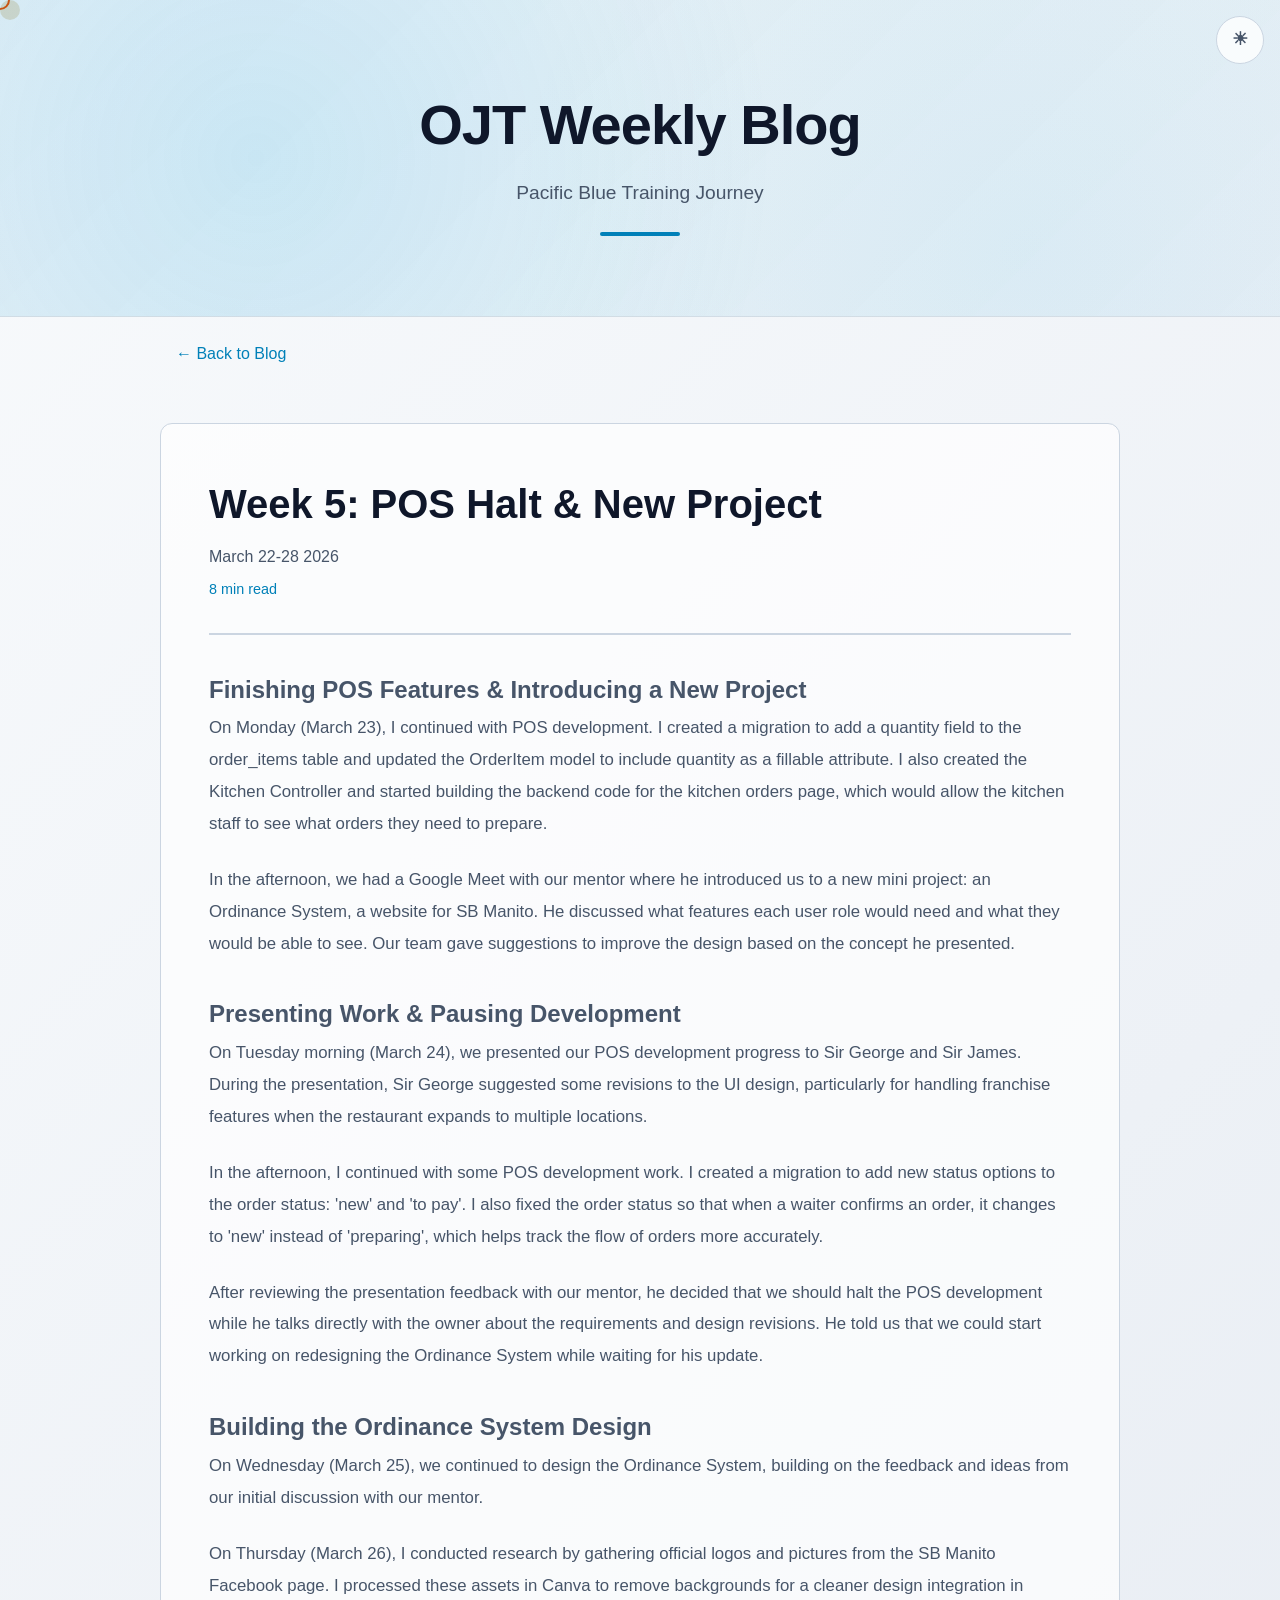
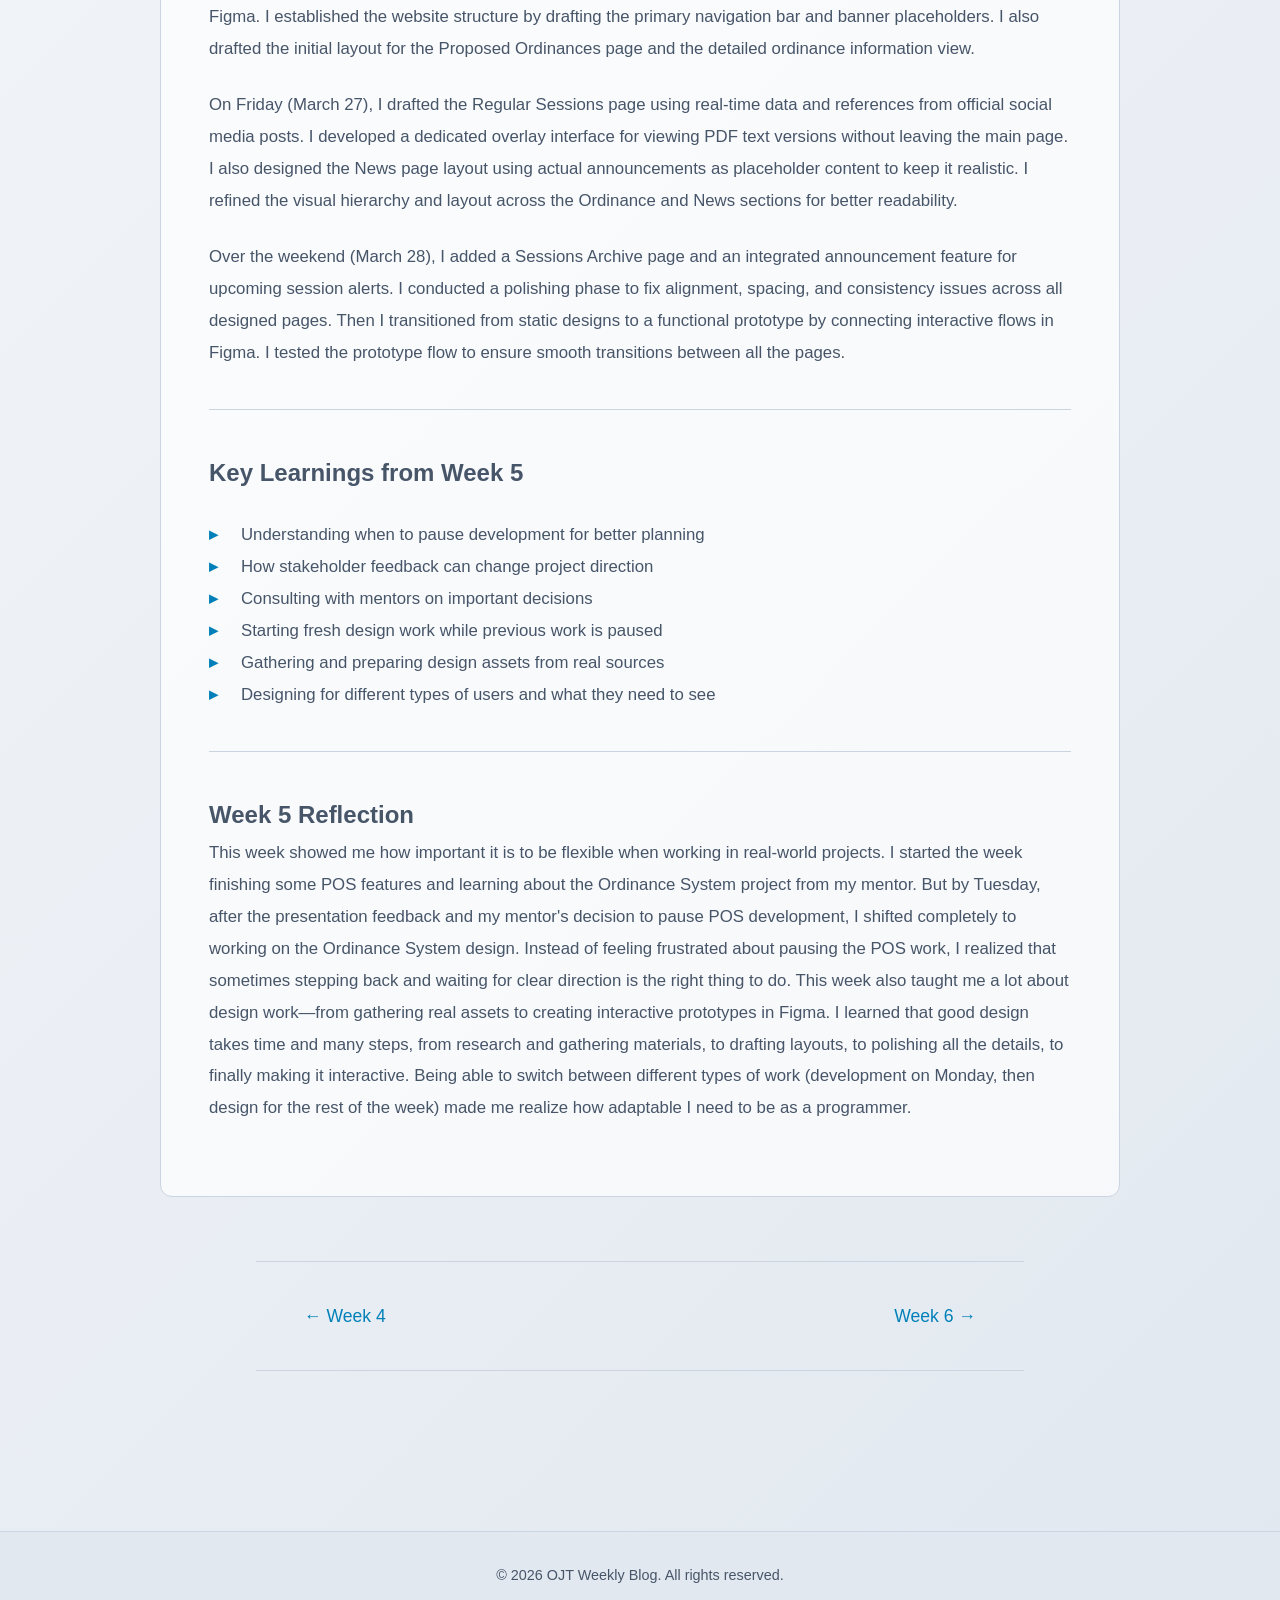
<file: week5.html>
<!DOCTYPE html>
<html lang="en">

<head>
    <meta charset="UTF-8">
    <meta name="viewport" content="width=device-width, initial-scale=1.0">
    <title>Week 5: POS Halt & New Project - OJT Weekly Blog</title>
    <link rel="stylesheet" href="css/style.css">
    <link rel="stylesheet" href="css/week-post.css">
</head>

<body>
    <div class="cursor"></div>
    <div class="cursor-follower"></div>

    <!-- Header -->
    <header class="header">
        <div class="header-content">
            <h1 class="header-title">OJT Weekly Blog</h1>
            <p class="header-subtitle">Pacific Blue Training Journey</p>
            <div class="header-decoration"></div>
        </div>
    </header>

    <!-- Back Button -->
    <nav class="post-nav">
        <a href="index.html" class="back-button">← Back to Blog</a>
    </nav>

    <!-- Post Content -->
    <main class="post-container">
        <article class="full-post">
            <div class="post-header">
                <h1 class="post-title">Week 5: POS Halt & New Project</h1>
                <p class="post-date">March 22-28 2026</p>
                <div class="post-meta">
                    <span class="read-time">8 min read</span>
                </div>
            </div>

            <div class="post-body">
                <h2>Finishing POS Features & Introducing a New Project</h2>
                <p>
                    On Monday (March 23), I continued with POS development. I created a migration to add a quantity field to the order_items table and updated the OrderItem model to include quantity as a fillable attribute. I also created the Kitchen Controller and started building the backend code for the kitchen orders page, which would allow the kitchen staff to see what orders they need to prepare.
                </p>
                <p>
                    In the afternoon, we had a Google Meet with our mentor where he introduced us to a new mini project: an Ordinance System, a website for SB Manito. He discussed what features each user role would need and what they would be able to see. Our team gave suggestions to improve the design based on the concept he presented.
                </p>

                <h2>Presenting Work & Pausing Development</h2>
                <p>
                    On Tuesday morning (March 24), we presented our POS development progress to Sir George and Sir James. During the presentation, Sir George suggested some revisions to the UI design, particularly for handling franchise features when the restaurant expands to multiple locations.
                </p>
                <p>
                    In the afternoon, I continued with some POS development work. I created a migration to add new status options to the order status: 'new' and 'to pay'. I also fixed the order status so that when a waiter confirms an order, it changes to 'new' instead of 'preparing', which helps track the flow of orders more accurately.
                </p>
                <p>
                    After reviewing the presentation feedback with our mentor, he decided that we should halt the POS development while he talks directly with the owner about the requirements and design revisions. He told us that we could start working on redesigning the Ordinance System while waiting for his update.
                </p>

                <h2>Building the Ordinance System Design</h2>
                <p>
                    On Wednesday (March 25), we continued to design the Ordinance System, building on the feedback and ideas from our initial discussion with our mentor.
                </p>
                <p>
                    On Thursday (March 26), I conducted research by gathering official logos and pictures from the SB Manito Facebook page. I processed these assets in Canva to remove backgrounds for a cleaner design integration in Figma. I established the website structure by drafting the primary navigation bar and banner placeholders. I also drafted the initial layout for the Proposed Ordinances page and the detailed ordinance information view.
                </p>
                <p>
                    On Friday (March 27), I drafted the Regular Sessions page using real-time data and references from official social media posts. I developed a dedicated overlay interface for viewing PDF text versions without leaving the main page. I also designed the News page layout using actual announcements as placeholder content to keep it realistic. I refined the visual hierarchy and layout across the Ordinance and News sections for better readability.
                </p>
                <p>
                    Over the weekend (March 28), I added a Sessions Archive page and an integrated announcement feature for upcoming session alerts. I conducted a polishing phase to fix alignment, spacing, and consistency issues across all designed pages. Then I transitioned from static designs to a functional prototype by connecting interactive flows in Figma. I tested the prototype flow to ensure smooth transitions between all the pages.
                </p>

                <hr class="section-separator">

                <h2>Key Learnings from Week 5</h2>
                <ul>
                    <li>Understanding when to pause development for better planning</li>
                    <li>How stakeholder feedback can change project direction</li>
                    <li>Consulting with mentors on important decisions</li>
                    <li>Starting fresh design work while previous work is paused</li>
                    <li>Gathering and preparing design assets from real sources</li>
                    <li>Designing for different types of users and what they need to see</li>
                </ul>

                <hr class="section-separator">

                <h2>Week 5 Reflection</h2>
                <p>
                    This week showed me how important it is to be flexible when working in real-world projects. I started the week finishing some POS features and learning about the Ordinance System project from my mentor. But by Tuesday, after the presentation feedback and my mentor's decision to pause POS development, I shifted completely to working on the Ordinance System design. Instead of feeling frustrated about pausing the POS work, I realized that sometimes stepping back and waiting for clear direction is the right thing to do. This week also taught me a lot about design work—from gathering real assets to creating interactive prototypes in Figma. I learned that good design takes time and many steps, from research and gathering materials, to drafting layouts, to polishing all the details, to finally making it interactive. Being able to switch between different types of work (development on Monday, then design for the rest of the week) made me realize how adaptable I need to be as a programmer.
                </p>
            </div>
        </article>

        <!-- Navigation -->
        <nav class="post-navigation">
            <a href="week4.html" class="nav-prev">← Week 4</a>
            <a href="week6.html" class="nav-next">Week 6 →</a>
        </nav>
    </main>

    <!-- Footer -->
    <footer class="footer">
        <p>&copy; 2026 OJT Weekly Blog. All rights reserved.</p>
    </footer>

    <script src="js/script.js"></script>
</body>

</html>
</file>
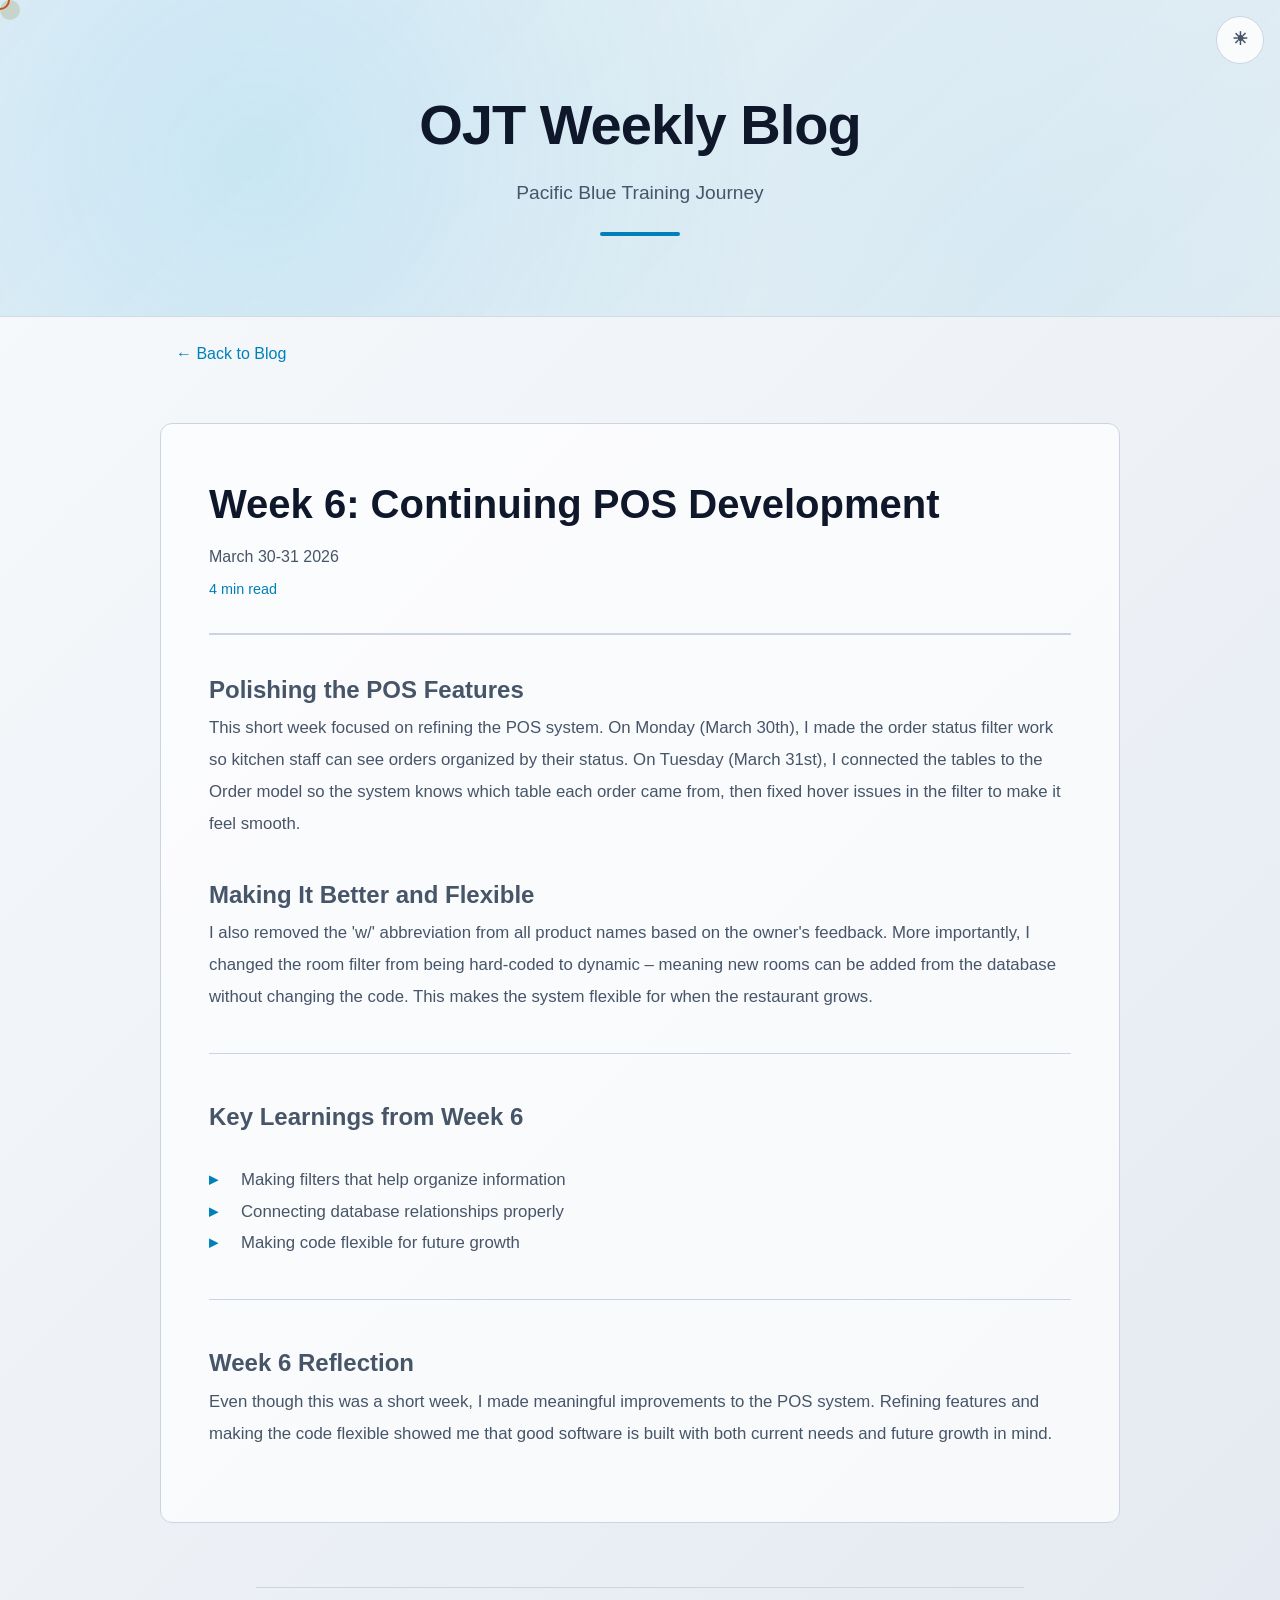
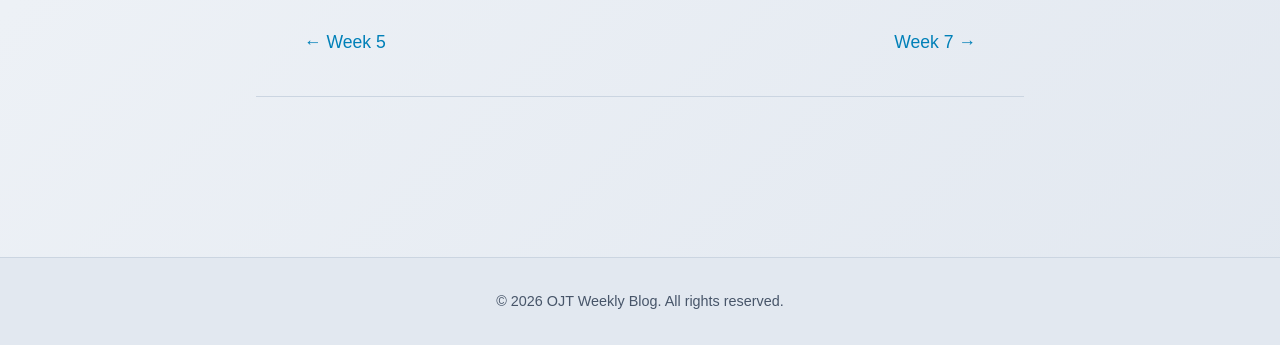
<file: week6.html>
<!DOCTYPE html>
<html lang="en">
<head>
    <meta charset="UTF-8">
    <meta name="viewport" content="width=device-width, initial-scale=1.0">
    <title>Week 6: Continuing Development - OJT Weekly Blog</title>
    <link rel="stylesheet" href="css/style.css">
    <link rel="stylesheet" href="css/week-post.css">
</head>
<body>
    <div class="cursor"></div>
    <div class="cursor-follower"></div>

    <!-- Header -->
    <header class="header">
        <div class="header-content">
            <h1 class="header-title">OJT Weekly Blog</h1>
            <p class="header-subtitle">Pacific Blue Training Journey</p>
            <div class="header-decoration"></div>
        </div>
    </header>

    <!-- Back Button -->
    <nav class="post-nav">
        <a href="index.html" class="back-button">← Back to Blog</a>
    </nav>

    <!-- Post Content -->
    <main class="post-container">
        <article class="full-post">
            <div class="post-header">
                <h1 class="post-title">Week 6: Continuing POS Development</h1>
                <p class="post-date">March 30-31 2026</p>
                <div class="post-meta">
                    <span class="read-time">4 min read</span>
                </div>
            </div>

            <div class="post-body">
                <h2>Polishing the POS Features</h2>
                <p>
                    This short week focused on refining the POS system. On Monday (March 30th), I made the order status filter work so kitchen staff can see orders organized by their status. On Tuesday (March 31st), I connected the tables to the Order model so the system knows which table each order came from, then fixed hover issues in the filter to make it feel smooth.
                </p>

                <h2>Making It Better and Flexible</h2>
                <p>
                    I also removed the 'w/' abbreviation from all product names based on the owner's feedback. More importantly, I changed the room filter from being hard-coded to dynamic – meaning new rooms can be added from the database without changing the code. This makes the system flexible for when the restaurant grows.
                </p>

                <hr class="section-separator">

                <h2>Key Learnings from Week 6</h2>
                <ul>
                    <li>Making filters that help organize information</li>
                    <li>Connecting database relationships properly</li>
                    <li>Making code flexible for future growth</li>
                </ul>

                <hr class="section-separator">

                <h2>Week 6 Reflection</h2>
                <p>
                    Even though this was a short week, I made meaningful improvements to the POS system. Refining features and making the code flexible showed me that good software is built with both current needs and future growth in mind.
                </p>
                </p>
            </div>
        </article>

        <!-- Navigation -->
        <nav class="post-navigation">
            <a href="week5.html" class="nav-prev">← Week 5</a>
            <a href="week7.html" class="nav-next">Week 7 →</a>
        </nav>
    </main>

    <!-- Footer -->
    <footer class="footer">
        <p>&copy; 2026 OJT Weekly Blog. All rights reserved.</p>
    </footer>

    <script src="js/script.js"></script>
</body>
</html>
</file>
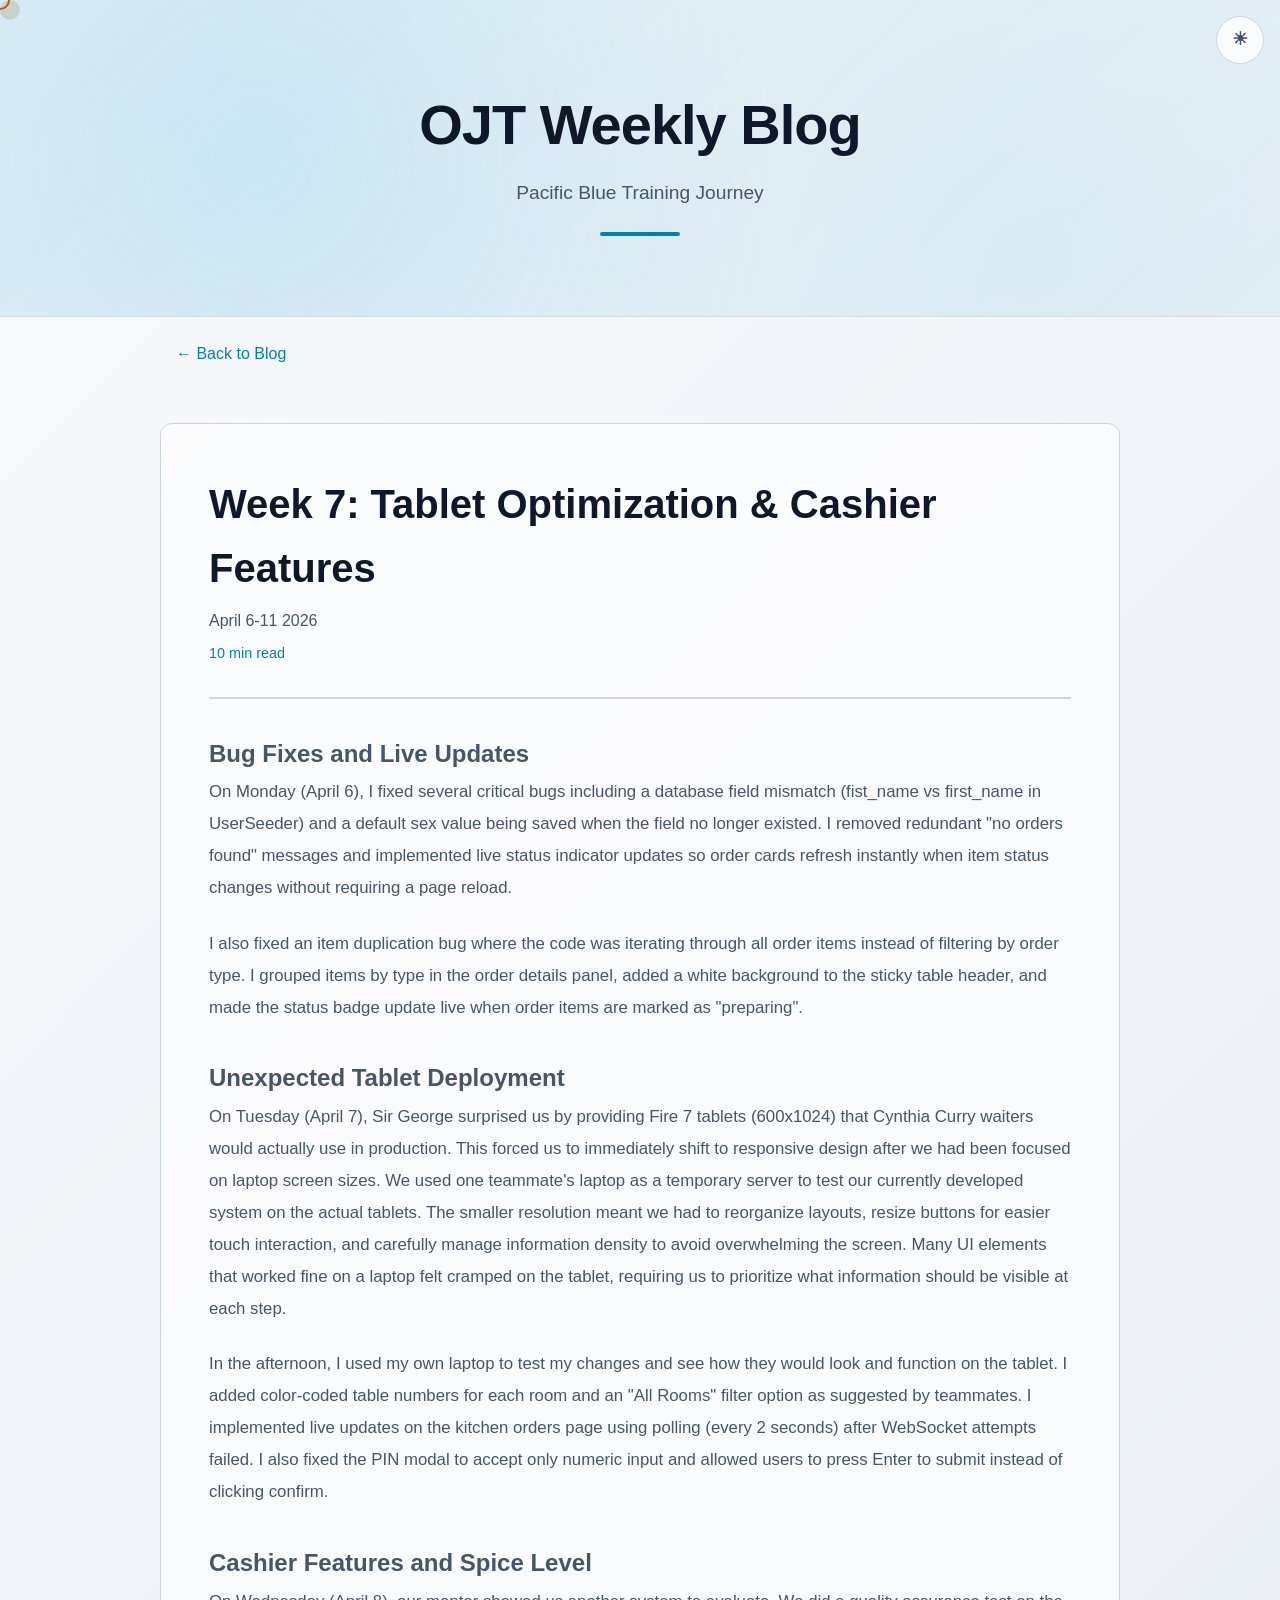
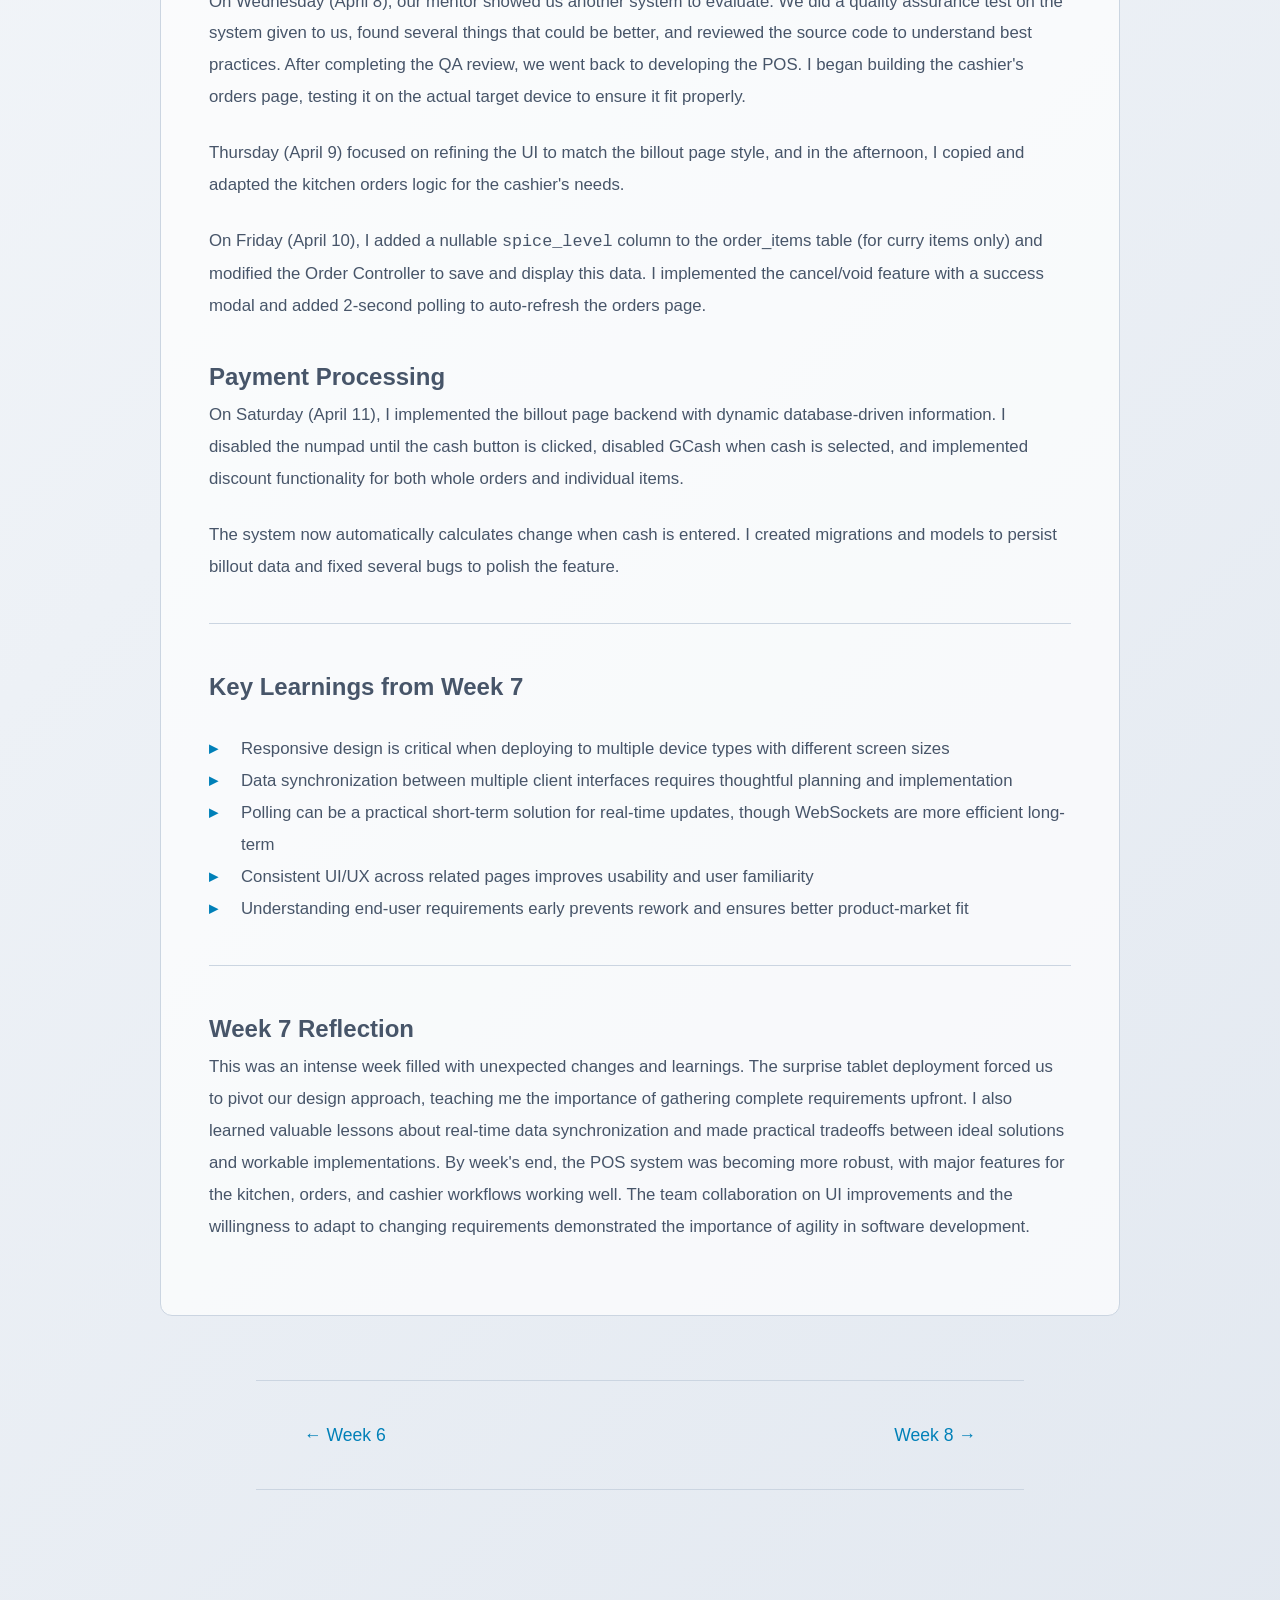
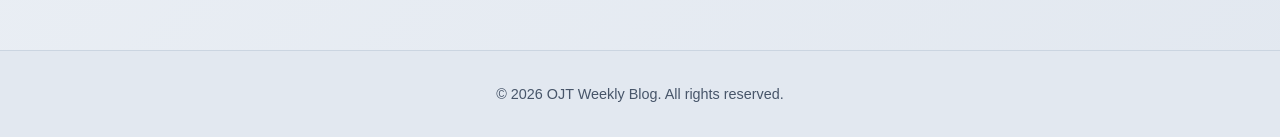
<file: week7.html>
<!DOCTYPE html>
<html lang="en">

<head>
    <meta charset="UTF-8">
    <meta name="viewport" content="width=device-width, initial-scale=1.0">
    <title>Week 7: Tablet Optimization & Cashier Features - OJT Weekly Blog</title>
    <link rel="stylesheet" href="css/style.css">
    <link rel="stylesheet" href="css/week-post.css">
</head>

<body>
    <div class="cursor"></div>
    <div class="cursor-follower"></div>

    <!-- Header -->
    <header class="header">
        <div class="header-content">
            <h1 class="header-title">OJT Weekly Blog</h1>
            <p class="header-subtitle">Pacific Blue Training Journey</p>
            <div class="header-decoration"></div>
        </div>
    </header>

    <!-- Back Button -->
    <nav class="post-nav">
        <a href="index.html" class="back-button">← Back to Blog</a>
    </nav>

    <!-- Post Content -->
    <main class="post-container">
        <article class="full-post">
            <div class="post-header">
                <h1 class="post-title">Week 7: Tablet Optimization & Cashier Features</h1>
                <p class="post-date">April 6-11 2026</p>
                <div class="post-meta">
                    <span class="read-time">10 min read</span>
                </div>
            </div>

            <div class="post-body">
                <h2>Bug Fixes and Live Updates</h2>
                <p>
                    On Monday (April 6), I fixed several critical bugs including a database field mismatch (fist_name vs
                    first_name in UserSeeder) and a default sex value being saved when the field no longer existed. I
                    removed redundant "no orders found" messages and implemented live status indicator updates so order
                    cards refresh instantly when item status changes without requiring a page reload.
                </p>
                <p>
                    I also fixed an item duplication bug where the code was iterating through all order items instead of
                    filtering by order type. I grouped items by type in the order details panel, added a white
                    background to the sticky table header, and made the status badge update live when order items are
                    marked as "preparing".
                </p>

                <h2>Unexpected Tablet Deployment</h2>
                <p>
                    On Tuesday (April 7), Sir George surprised us by providing Fire 7 tablets (600x1024) that Cynthia
                    Curry waiters would actually use in production. This forced us to immediately shift to responsive
                    design after we had been focused on laptop screen sizes. We used one teammate's laptop as a
                    temporary server to test our currently developed system on the actual tablets. The smaller
                    resolution meant we had to reorganize layouts, resize buttons for easier touch interaction, and
                    carefully manage information density to avoid overwhelming the screen. Many UI elements that worked
                    fine on a laptop felt cramped on the tablet, requiring us to prioritize what information should be
                    visible at each step.
                </p>
                <p>
                    In the afternoon, I used my own laptop to test my changes and see
                    how they would look and function on the tablet. I added color-coded table numbers for each room and
                    an "All Rooms" filter
                    option as suggested by teammates. I implemented live updates on the kitchen orders page using
                    polling (every 2 seconds) after
                    WebSocket attempts failed. I also fixed the PIN modal to accept only numeric input and allowed users
                    to press Enter to submit instead of clicking confirm.
                </p>

                <h2>Cashier Features and Spice Level</h2>
                <p>
                    On Wednesday (April 8), our mentor showed us another system to evaluate. We did a quality assurance
                    test on the system given to us, found several things that could be better, and reviewed the source
                    code to understand best practices. After completing the QA review, we went back to developing the
                    POS.
                    I began building the cashier's orders page, testing it on the actual target device to ensure it fit properly.
                </p>
                <p>
                    Thursday (April 9) focused on refining the UI to match the billout page style, and in the afternoon, I copied
                    and adapted the kitchen orders logic for the cashier's needs.
                </p>
                <p>
                    On Friday (April 10), I added a nullable <code>spice_level</code> column to the order_items table
                    (for curry items only) and modified the Order Controller to save and display this data. I
                    implemented the cancel/void feature with a success modal and added 2-second polling to auto-refresh
                    the orders page.
                </p>

                <h2>Payment Processing</h2>
                <p>
                    On Saturday (April 11), I implemented the billout page backend with dynamic database-driven
                    information. I disabled the numpad until the cash button is clicked, disabled GCash when cash is
                    selected, and implemented discount functionality for both whole orders and individual items.
                </p>
                <p>
                    The system now automatically calculates change when cash is entered. I created migrations and models
                    to persist billout data and fixed several bugs to polish the feature.
                </p>
                </p>

                <hr class="section-separator">

                <h2>Key Learnings from Week 7</h2>
                <ul>
                    <li>Responsive design is critical when deploying to multiple device types with different screen
                        sizes</li>
                    <li>Data synchronization between multiple client interfaces requires thoughtful planning and
                        implementation</li>
                    <li>Polling can be a practical short-term solution for real-time updates, though WebSockets are more
                        efficient long-term</li>
                    <li>Consistent UI/UX across related pages improves usability and user familiarity</li>
                    <li>Understanding end-user requirements early prevents rework and ensures better product-market fit
                    </li>
                </ul>

                <hr class="section-separator">

                <h2>Week 7 Reflection</h2>
                <p>
                    This was an intense week filled with unexpected changes and learnings. The surprise tablet
                    deployment forced us to pivot our design approach, teaching me the importance of gathering complete
                    requirements upfront. I also learned valuable lessons about real-time data synchronization and made
                    practical tradeoffs between ideal solutions and workable implementations. By week's end, the POS
                    system was becoming more robust, with major features for the kitchen, orders, and cashier workflows
                    working well. The team collaboration on UI improvements and the willingness to adapt to changing
                    requirements demonstrated the importance of agility in software development.
                </p>
            </div>
        </article>

        <!-- Navigation -->
        <nav class="post-navigation">
            <a href="week6.html" class="nav-prev">← Week 6</a>
            <a href="week8.html" class="nav-next">Week 8 →</a>
        </nav>
    </main>

    <!-- Footer -->
    <footer class="footer">
        <p>&copy; 2026 OJT Weekly Blog. All rights reserved.</p>
    </footer>

    <script src="js/script.js"></script>
</body>

</html>
</file>
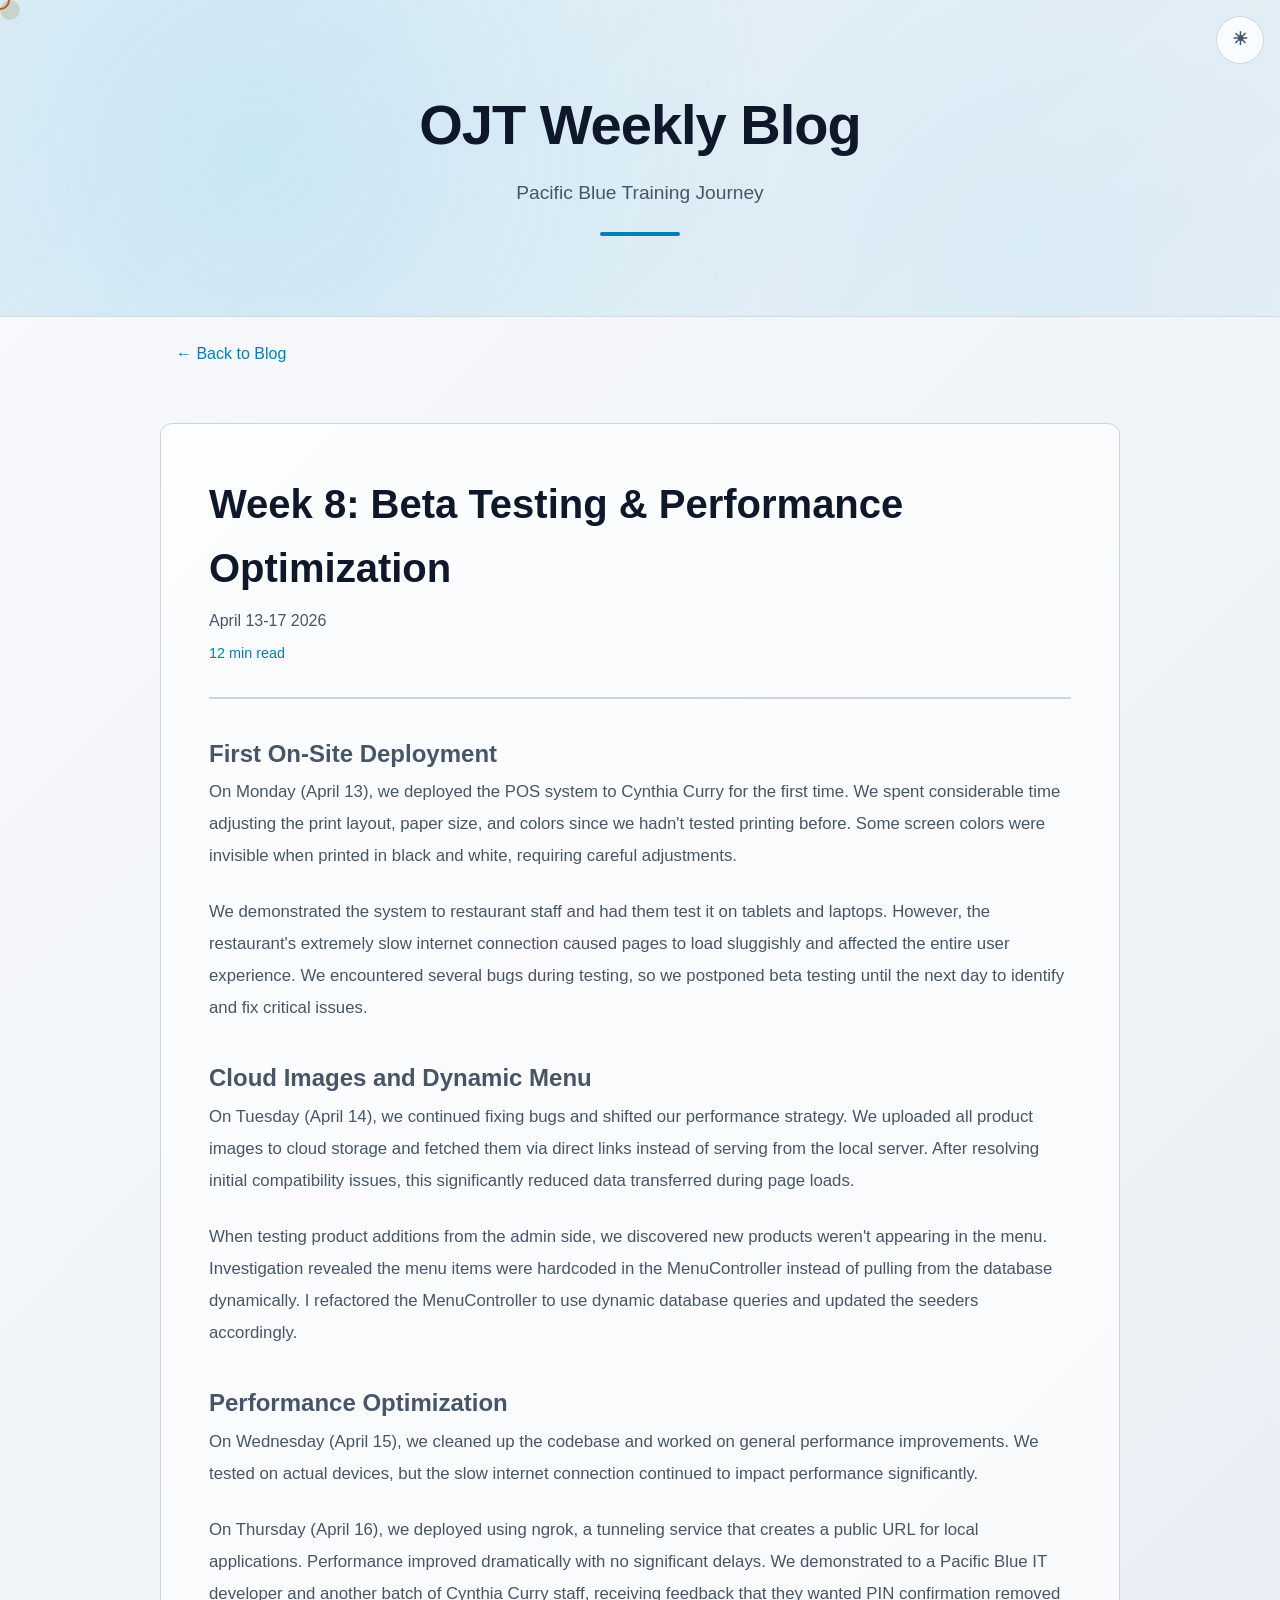
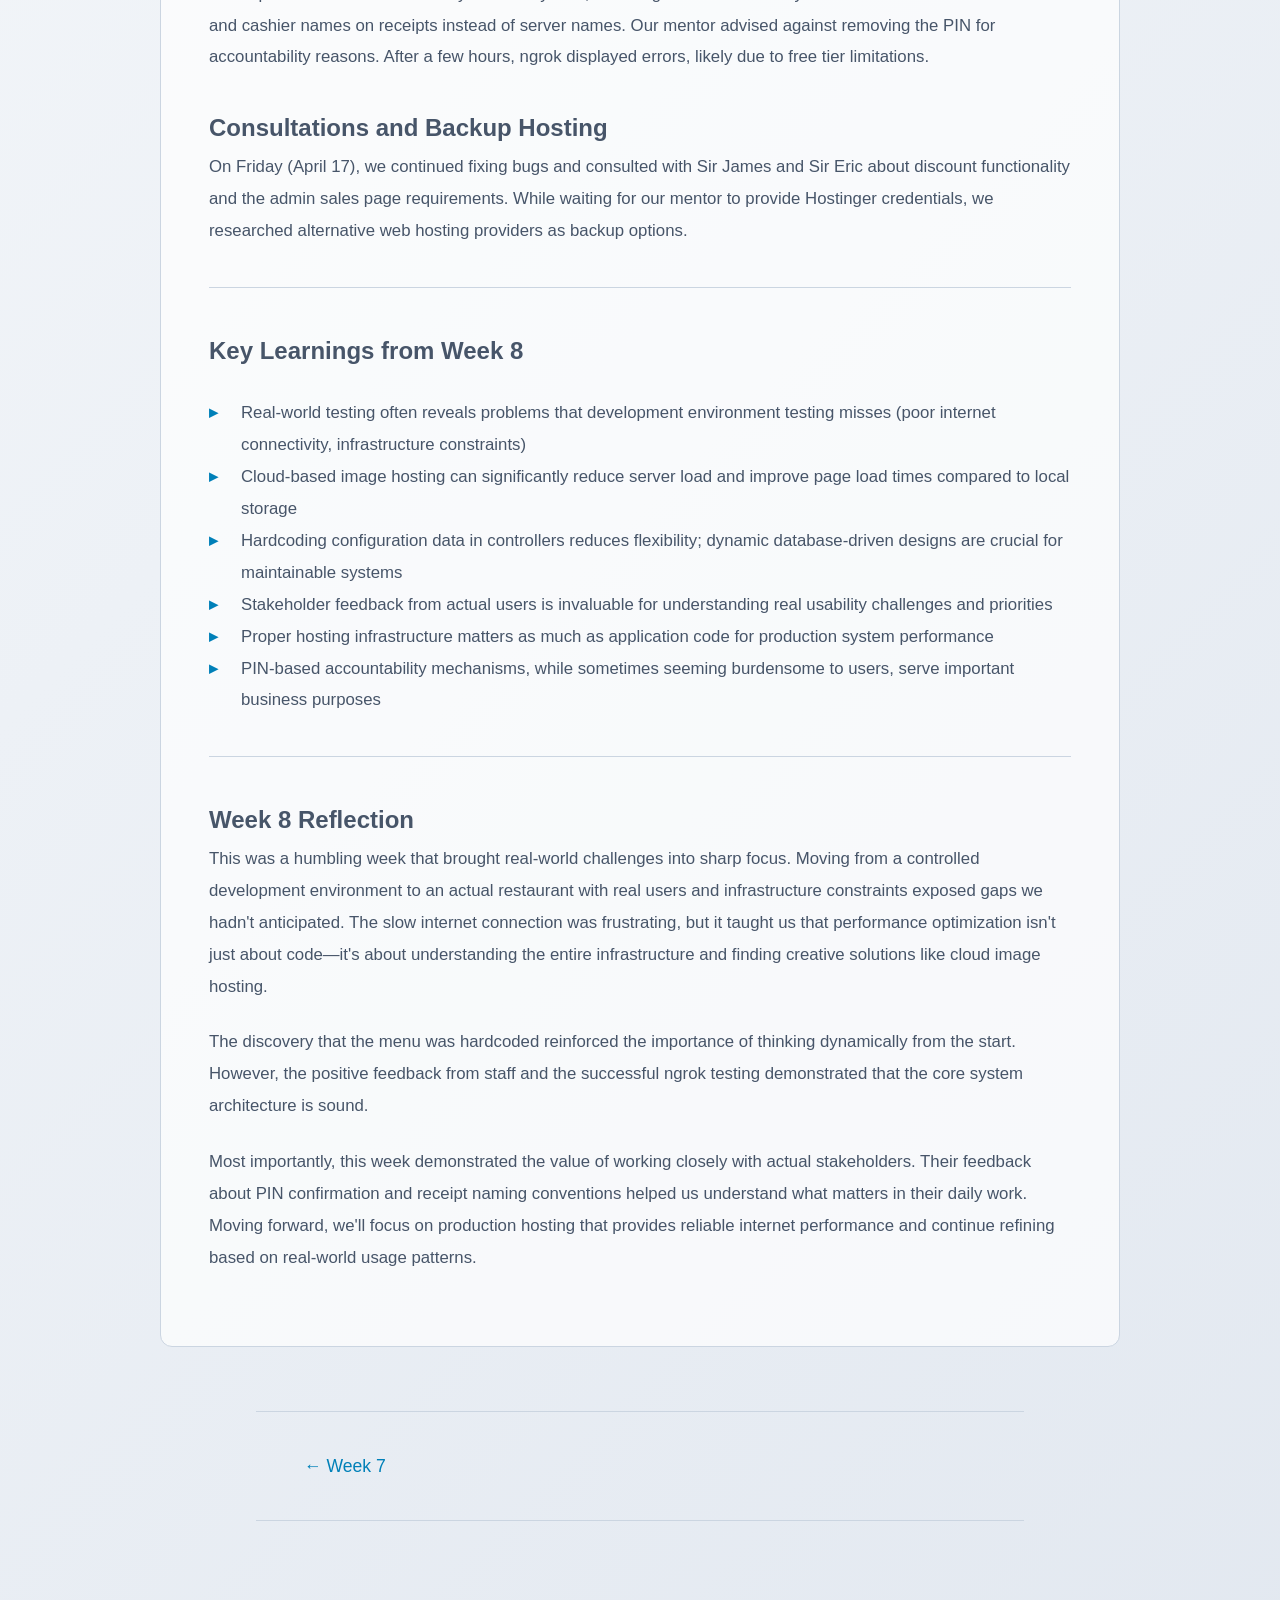
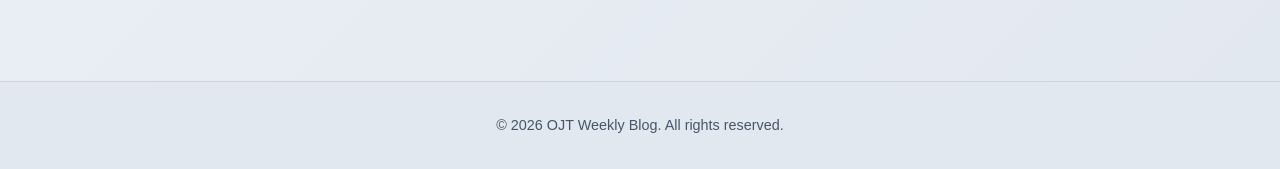
<file: week8.html>
<!DOCTYPE html>
<html lang="en">

<head>
    <meta charset="UTF-8">
    <meta name="viewport" content="width=device-width, initial-scale=1.0">
    <title>Week 8: Beta Testing & Performance Optimization - OJT Weekly Blog</title>
    <link rel="stylesheet" href="css/style.css">
    <link rel="stylesheet" href="css/week-post.css">
</head>

<body>
    <div class="cursor"></div>
    <div class="cursor-follower"></div>

    <!-- Header -->
    <header class="header">
        <div class="header-content">
            <h1 class="header-title">OJT Weekly Blog</h1>
            <p class="header-subtitle">Pacific Blue Training Journey</p>
            <div class="header-decoration"></div>
        </div>
    </header>

    <!-- Back Button -->
    <nav class="post-nav">
        <a href="index.html" class="back-button">← Back to Blog</a>
    </nav>

    <!-- Post Content -->
    <main class="post-container">
        <article class="full-post">
            <div class="post-header">
                <h1 class="post-title">Week 8: Beta Testing & Performance Optimization</h1>
                <p class="post-date">April 13-17 2026</p>
                <div class="post-meta">
                    <span class="read-time">12 min read</span>
                </div>
            </div>

            <div class="post-body">
                <h2>First On-Site Deployment</h2>
                <p>
                    On Monday (April 13), we deployed the POS system to Cynthia Curry for the first time. We spent considerable time adjusting the print layout, paper size, and colors since we hadn't tested printing before. Some screen colors were invisible when printed in black and white, requiring careful adjustments.
                </p>
                <p>
                    We demonstrated the system to restaurant staff and had them test it on tablets and laptops. However, the restaurant's extremely slow internet connection caused pages to load sluggishly and affected the entire user experience. We encountered several bugs during testing, so we postponed beta testing until the next day to identify and fix critical issues.
                </p>

                <h2>Cloud Images and Dynamic Menu</h2>
                <p>
                    On Tuesday (April 14), we continued fixing bugs and shifted our performance strategy. We uploaded all product images to cloud storage and fetched them via direct links instead of serving from the local server. After resolving initial compatibility issues, this significantly reduced data transferred during page loads.
                </p>
                <p>
                    When testing product additions from the admin side, we discovered new products weren't appearing in the menu. Investigation revealed the menu items were hardcoded in the MenuController instead of pulling from the database dynamically. I refactored the MenuController to use dynamic database queries and updated the seeders accordingly.
                </p>

                <h2>Performance Optimization</h2>
                <p>
                    On Wednesday (April 15), we cleaned up the codebase and worked on general performance improvements. We tested on actual devices, but the slow internet connection continued to impact performance significantly.
                </p>
                <p>
                    On Thursday (April 16), we deployed using ngrok, a tunneling service that creates a public URL for local applications. Performance improved dramatically with no significant delays. We demonstrated to a Pacific Blue IT developer and another batch of Cynthia Curry staff, receiving feedback that they wanted PIN confirmation removed and cashier names on receipts instead of server names. Our mentor advised against removing the PIN for accountability reasons. After a few hours, ngrok displayed errors, likely due to free tier limitations.
                </p>

                <h2>Consultations and Backup Hosting</h2>
                <p>
                    On Friday (April 17), we continued fixing bugs and consulted with Sir James and Sir Eric about discount functionality and the admin sales page requirements. While waiting for our mentor to provide Hostinger credentials, we researched alternative web hosting providers as backup options.
                </p>

                <hr class="section-separator">

                <h2>Key Learnings from Week 8</h2>
                <ul>
                    <li>Real-world testing often reveals problems that development environment testing misses (poor internet connectivity, infrastructure constraints)</li>
                    <li>Cloud-based image hosting can significantly reduce server load and improve page load times compared to local storage</li>
                    <li>Hardcoding configuration data in controllers reduces flexibility; dynamic database-driven designs are crucial for maintainable systems</li>
                    <li>Stakeholder feedback from actual users is invaluable for understanding real usability challenges and priorities</li>
                    <li>Proper hosting infrastructure matters as much as application code for production system performance</li>
                    <li>PIN-based accountability mechanisms, while sometimes seeming burdensome to users, serve important business purposes</li>
                </ul>

                <hr class="section-separator">

                <h2>Week 8 Reflection</h2>
                <p>
                    This was a humbling week that brought real-world challenges into sharp focus. Moving from a controlled development environment to an actual restaurant with real users and infrastructure constraints exposed gaps we hadn't anticipated. The slow internet connection was frustrating, but it taught us that performance optimization isn't just about code—it's about understanding the entire infrastructure and finding creative solutions like cloud image hosting.
                </p>
                <p>
                    The discovery that the menu was hardcoded reinforced the importance of thinking dynamically from the start. However, the positive feedback from staff and the successful ngrok testing demonstrated that the core system architecture is sound.
                </p>
                <p>
                    Most importantly, this week demonstrated the value of working closely with actual stakeholders. Their feedback about PIN confirmation and receipt naming conventions helped us understand what matters in their daily work. Moving forward, we'll focus on production hosting that provides reliable internet performance and continue refining based on real-world usage patterns.
                </p>
            </div>
        </article>

        <!-- Navigation -->
        <nav class="post-navigation">
            <a href="week7.html" class="nav-prev">← Week 7</a>
            <div class="nav-next"></div>
        </nav>
    </main>

    <!-- Footer -->
    <footer class="footer">
        <p>&copy; 2026 OJT Weekly Blog. All rights reserved.</p>
    </footer>

    <script src="js/script.js"></script>
</body>

</html>
</file>
<file: css/style.css>
* {
    margin: 0;
    padding: 0;
    box-sizing: border-box;
    color: var(--text-gray);
}

:root {
    --primary-color: #0080b8;
    --secondary-color: #0080b8;
    --accent-color: #0080b8;
    --bg-dark: #0f172a;
    --bg-darker: #020617;
    --text-light: #f1f5f9;
    --text-gray: #94a3b8;
    --border-color: #1e293b;
    --surface-color: rgba(30, 41, 59, 0.5);
    --surface-hover: rgba(30, 41, 59, 0.8);
    --surface-soft: rgba(30, 41, 59, 0.3);
    --page-bg-start: var(--bg-darker);
    --page-bg-end: var(--bg-dark);
    --header-bg-start: rgba(0, 128, 184, 0.08);
    --header-bg-end: rgba(0, 128, 184, 0.05);
    --header-border: rgba(0, 128, 184, 0.15);
    --header-glow-1: rgba(0, 128, 184, 0.05);
    --header-glow-2: rgba(0, 128, 184, 0.03);
    --shadow-color: rgba(0, 128, 184, 0.08);
    --footer-bg: var(--bg-darker);
}

body[data-theme="light"] {
    --bg-dark: #eff6ff;
    --bg-darker: #f8fafc;
    --text-light: #0f172a;
    --text-gray: #475569;
    --border-color: #cbd5e1;
    --surface-color: rgba(255, 255, 255, 0.8);
    --surface-hover: rgba(255, 255, 255, 0.95);
    --surface-soft: rgba(255, 255, 255, 0.7);
    --page-bg-start: #f8fafc;
    --page-bg-end: #e2e8f0;
    --header-bg-start: rgba(0, 128, 184, 0.09);
    --header-bg-end: rgba(0, 128, 184, 0.04);
    --header-border: rgba(15, 23, 42, 0.08);
    --header-glow-1: rgba(14, 165, 233, 0.12);
    --header-glow-2: rgba(14, 165, 233, 0.06);
    --shadow-color: rgba(15, 23, 42, 0.08);
    --footer-bg: #e2e8f0;
}

body {
    font-family: 'Inter', -apple-system, BlinkMacSystemFont, 'Segoe UI', Roboto, sans-serif;
    background: linear-gradient(135deg, var(--page-bg-start) 0%, var(--page-bg-end) 100%);
    color: var(--text-light);
    overflow-x: hidden;
    line-height: 1.6;
    transition: background 0.3s ease, color 0.3s ease;
}

/* Custom Cursor */
.cursor,
.cursor-follower {
    width: 20px;
    height: 20px;
    border-radius: 50%;
    position: fixed;
    pointer-events: none;
    z-index: 9999;
    mix-blend-mode: difference;
}

.cursor {
    background: var(--text-light);
    transition: transform 0.15s ease;
}

.cursor-follower {
    border: 2px solid var(--primary-color);
    background: transparent;
    transition: all 0.3s ease;
    transform: translate(-50%, -50%);
}

/* Header */
.header {
    background: linear-gradient(135deg, var(--header-bg-start) 0%, var(--header-bg-end) 100%);
    border-bottom: 1px solid var(--header-border);
    padding: 5rem 2rem;
    text-align: center;
    margin-bottom: 3rem;
    position: relative;
    overflow: hidden;
}

.header::before {
    content: '';
    position: absolute;
    top: 0;
    left: 0;
    right: 0;
    bottom: 0;
    background: 
        radial-gradient(circle at 20% 50%, var(--header-glow-1) 0%, transparent 50%),
        radial-gradient(circle at 80% 80%, var(--header-glow-2) 0%, transparent 50%);
    pointer-events: none;
}

.header-content {
    position: relative;
    z-index: 1;
}

.theme-toggle {
    position: fixed;
    top: 1rem;
    right: 1rem;
    z-index: 10000;
    border: 1px solid var(--border-color);
    background: var(--surface-color);
    color: var(--text-light);
    width: 3rem;
    height: 3rem;
    display: inline-flex;
    align-items: center;
    justify-content: center;
    padding: 0;
    border-radius: 999px;
    font: inherit;
    font-weight: 600;
    cursor: pointer;
    transition: all 0.25s ease;
    backdrop-filter: blur(10px);
}

.theme-toggle:hover {
    background: var(--surface-hover);
    transform: translateY(-1px);
}

.theme-toggle:focus-visible {
    outline: 2px solid var(--primary-color);
    outline-offset: 3px;
}

.theme-toggle-icon {
    margin-right: 0;
    font-size: 1.1rem;
    line-height: 1;
}

.header-title {
    font-size: 3.5rem;
    font-weight: 800;
    color: var(--text-light);
    margin-bottom: 0.5rem;
    letter-spacing: -1px;
}

.header-subtitle {
    font-size: 1.2rem;
    color: var(--text-gray);
    font-weight: 400;
    margin-bottom: 1.5rem;
}

.header-decoration {
    width: 80px;
    height: 4px;
    background: linear-gradient(90deg, var(--primary-color), var(--secondary-color), var(--accent-color));
    margin: 0 auto;
    border-radius: 2px;
}

/* Section Dividers */
.section-divider {
    display: flex;
    align-items: center;
    gap: 2rem;
    margin: 3rem 0;
    max-width: 1200px;
    margin-left: auto;
    margin-right: auto;
    padding: 0 2rem;
}

.section-label {
    font-size: 1.8rem;
    font-weight: 700;
    text-transform: lowercase;
    white-space: nowrap;
    min-width: fit-content;
}

.section-divider::before,
.section-divider::after {
    content: '';
    flex: 1;
    height: 3px;
    background: var(--text-gray);;
}

/* Introduction Section */
.introduction {
    max-width: 1200px;
    margin: 0 auto 4rem;
    padding: 0 2rem;
}

.intro-container {
    display: grid;
    grid-template-columns: 1fr 1.5fr;
    gap: 3rem;
    align-items: center;
}

.intro-image {
    display: flex;
    justify-content: center;
}

.profile-image {
    width: 280px;
    height: 280px;
    object-fit: cover;
    border-radius: 20px;
    border: 3px solid var(--primary-color);
    box-shadow: 0 20px 60px rgba(0, 128, 184, 0.1);
}

.intro-title {
    font-size: 2rem;
    font-weight: 700;
    color: var(--text-light);
    margin-bottom: 1.5rem;
}

.intro-text {
    color: var(--text-gray);
    line-height: 1.9;
    font-size: 1.05rem;
}

/* Main Content */
.blog-container {
    max-width: 90%;
    margin: 0 auto;
    padding: 0 2rem;
}

.blog-section {
    margin-bottom: 3rem;
}

.blog-grid {
    display: grid;
    grid-template-columns: repeat(3, 1fr);
    gap: 2rem;
    align-items: start;
}

/* Blog Post Card */
.blog-post {
    background: var(--surface-color);
    border: 1px solid var(--border-color);
    border-radius: 12px;
    padding: 1.5rem;
    transition: all 0.3s ease;
    display: flex;
    flex-direction: column;
}

.blog-post:hover {
    background: var(--surface-hover);
    border-color: var(--primary-color);
    transform: translateY(-5px);
    box-shadow: 0 10px 30px var(--shadow-color);
}

.post-header {
    margin-bottom: 1rem;
}

.post-title {
    font-size: 1.25rem;
    font-weight: 600;
    color: var(--text-light);
    margin-bottom: 0.5rem;
}

.post-date {
    color: var(--text-gray);
    font-size: 0.9rem;
}

.post-content {
    margin-bottom: 1rem;
    color: var(--text-gray);
    line-height: 1.6;
}

.read-more {
    color: var(--primary-color);
    text-decoration: none;
    font-weight: 500;
    transition: all 0.3s ease;
    display: inline-block;
}

.read-more:hover {
    color: var(--secondary-color);
    transform: translateX(5px);
}

/* Footer */
.footer {
    background: var(--footer-bg);
    border-top: 1px solid var(--border-color);
    padding: 2rem;
    text-align: center;
    color: var(--text-gray);
    margin-top: 4rem;
    font-size: 0.9rem;
}

/* Responsive Design */
@media (max-width: 1200px) {
    .blog-grid {
        grid-template-columns: repeat(3, 1fr);
    }
}

@media (max-width: 768px) {
    .header-title {
        font-size: 2.2rem;
    }

    .header-subtitle {
        font-size: 1rem;
    }

    .header {
        padding: 3rem 1rem;
    }

    .page-title {
        font-size: 1.8rem;
    }

    .subtitle {
        font-size: 1rem;
    }

    .intro-container {
        grid-template-columns: 1fr;
        gap: 2rem;
    }

    .profile-image {
        width: 220px;
        height: 220px;
    }

    .intro-title {
        font-size: 1.5rem;
    }

    .intro-text {
        font-size: 0.95rem;
    }

    .blog-grid {
        grid-template-columns: repeat(2, 1fr);
    }

    .blog-container {
        padding: 0 1rem;
    }

    .theme-toggle {
        top: 0.75rem;
        right: 0.75rem;
        width: 2.75rem;
        height: 2.75rem;
    }
}
</file>
<file: css/week-post.css>
/* Week Post Page Styles */

.post-nav {
    max-width: 80%;
    margin: -2rem auto 2rem;
    padding: 0 2rem;
}

.back-button {
    display: inline-block;
    color: var(--primary-color);
    text-decoration: none;
    font-weight: 500;
    transition: all 0.3s ease;
    padding: 0.5rem 1rem;
    margin-bottom: 1rem;
}

.back-button:hover {
    color: var(--secondary-color);
    transform: translateX(-5px);
}

.section-separator {
    border: none;
    border-top: 1px solid var(--border-color);
    margin: 2.5rem 0;
}

.post-container {
    max-width: 80%;
    margin: 0 auto;
    padding: 0 2rem 4rem;
}

.full-post {
    background: var(--surface-soft);
    border: 1px solid var(--border-color);
    border-radius: 12px;
    padding: 3rem;
}

.full-post .post-header {
    margin-bottom: 2rem;
    border-bottom: 2px solid var(--border-color);
    padding-bottom: 2rem;
}

.full-post .post-title {
    font-size: 2.5rem;
    font-weight: 700;
    margin-bottom: 0.5rem;
    color: var(--text-light);
}

.full-post .post-date {
    color: var(--text-gray);
    font-size: 1rem;
    display: block;
    margin-bottom: 0.5rem;
}

.post-meta {
    display: flex;
    gap: 1rem;
    align-items: center;
}

.read-time {
    color: var(--accent-color);
    font-size: 0.9rem;
    font-weight: 500;
}

.post-body {
    color: var(--text-light);
    line-height: 1.9;
}

.post-body h2 {
    font-size: 1.5rem;
    font-weight: 600;
    margin-top: 2rem;
    color: var(--text-gray);
}

.post-body h2:first-of-type {
    margin-top: 0;
}

.post-body p {
    margin-bottom: 1.5rem;
    color: var(--text-gray);
    font-size: 1.05rem;
}

.post-body ul {
    list-style: none;
    margin: 1.5rem 0;
    padding: 0;
}

.post-body li {
    padding-left: 2rem;
    position: relative;
    color: var(--text-gray);
    font-size: 1.05rem;
}

.post-body li::before {
    content: '▸';
    position: absolute;
    left: 0;
    color: var(--primary-color);
    font-weight: bold;
}

/* Post Navigation */
.post-navigation {
    display: flex;
    justify-content: space-between;
    align-items: center;
    max-width: 80%;
    margin: 4rem auto 2rem;
    padding: 2rem;
    border-top: 1px solid var(--border-color);
    border-bottom: 1px solid var(--border-color);
}

.nav-prev,
.nav-next {
    color: var(--primary-color);
    text-decoration: none;
    font-weight: 500;
    font-size: 1.1rem;
    transition: all 0.3s ease;
    padding: 0.5rem 1rem;
}

.nav-prev:hover,
.nav-next:hover {
    color: var(--secondary-color);
}

.nav-prev:hover {
    transform: translateX(-5px);
}

.nav-next:hover {
    transform: translateX(5px);
}

/* Responsive Design for Post Pages */
@media (max-width: 768px) {
    .full-post {
        padding: 2rem 1.5rem;
    }

    .full-post .post-title {
        font-size: 1.8rem;
    }

    .post-body h2 {
        font-size: 1.4rem;
    }

    .post-container {
        padding: 0 1rem 2rem;
    }
}
</file>
